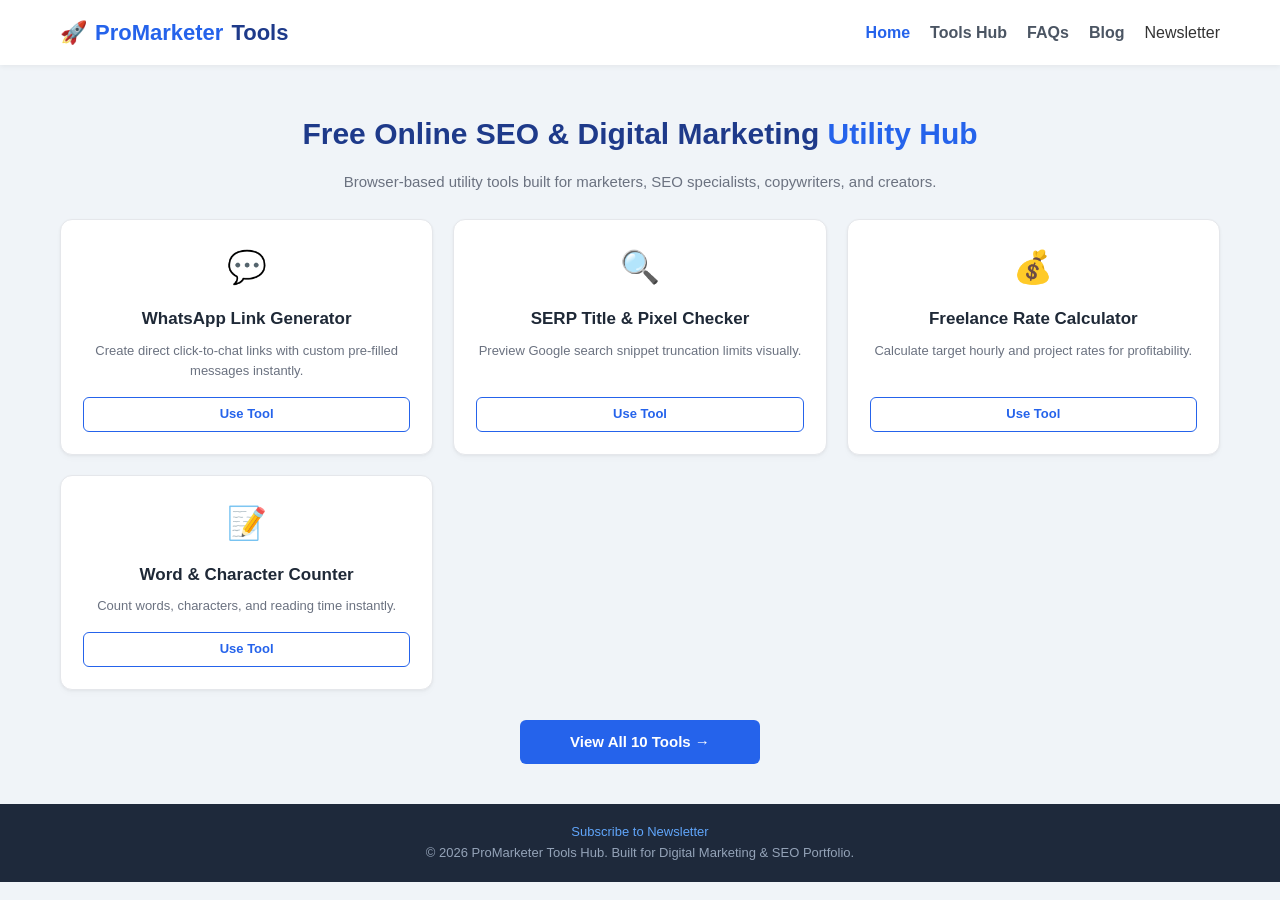
<file: index.html>
<!DOCTYPE html>
<html lang="en">
<head>
      <!-- Google tag (gtag.js) --> <script async src="https://www.googletagmanager.com/gtag/js?id=G-ZNXLZWR3DQ"></script> <script> window.dataLayer = window.dataLayer || []; function gtag(){dataLayer.push(arguments);} gtag('js', new Date()); gtag('config', 'G-ZNXLZWR3DQ'); </script>
    <meta charset="UTF-8">
    <meta name="viewport" content="width=device-width, initial-scale=1.0">
    <title>ProMarketer Tools Hub - Free SEO & Marketing Utilities</title>
    <meta name="description" content="Access free online SEO and digital marketing utility tools including WhatsApp Link Generator, SERP Title Checker, Word Counter, and Freelance Rate Calculator.">
   <link rel="stylesheet" href="style.css">
  <!-- Favicon -->
<link rel="icon" href="data:image/svg+xml,<svg xmlns='http://www.w3.org/2000/svg' viewBox='0 0 100 100'><text y='.9em' font-size='90'>🚀</text></svg>">
    <!-- Open Graph / Facebook / WhatsApp -->
<meta property="og:type" content="website">
<meta property="og:title" content="ProMarketer Tools Hub - Free SEO & Marketing Utilities">
<meta property="og:description" content="Free browser-based tools built for marketers, SEO specialists, copywriters, and creators.">
<meta property="og:url" content="https://saman9295.github.io/my-tools-hub/">

<!-- Twitter -->
<meta name="twitter:card" content="summary_large_image">
<meta name="twitter:title" content="ProMarketer Tools Hub - Free SEO & Marketing Utilities">
<meta name="twitter:description" content="Free browser-based tools built for marketers, SEO specialists, copywriters, and creators.">
   <link rel="canonical" href="https://saman9295.github.io/my-tools-hub/">
    <script type="application/ld+json">
{
  "@context": "https://schema.org",
  "@type": "WebSite",
  "name": "ProMarketer Tools Hub",
  "url": "https://saman9295.github.io/my-tools-hub/",
  "potentialAction": {
    "@type": "SearchAction",
    "target": "https://saman9295.github.io/my-tools-hub/services.html?q={search_term_string}",
    "query-input": "required name=search_term_string"
  }
}
</script>
</head>
<body>

    <header>
        <div class="nav-container">
            <a href="index.html" class="logo">🚀 <span>ProMarketer</span> Tools</a>
            <ul class="nav-links">
                <li><a href="index.html" class="active">Home</a></li>
                <li><a href="services.html">Tools Hub</a></li>
                <li><a href="faqs.html">FAQs</a></li>
                <li><a href="blogs.html">Blog</a></li>
             <li><ahref="newsletter.html">Newsletter</a></li>
            </ul>
        </div>
    </header>

    <section class="hero">
        <h1>Free Online SEO & Digital Marketing <span>Utility Hub</span></h1>
        <p>Browser-based utility tools built for marketers, SEO specialists, copywriters, and creators.</p>
    </section>

    <div class="container">
        <div class="tools-grid">
            <div class="tool-card">
                <div>
                    <div class="tool-icon">💬</div>
                    <h3>WhatsApp Link Generator</h3>
                    <p>Create direct click-to-chat links with custom pre-filled messages instantly.</p>
                </div>
                <a href="services.html" class="use-tool-btn">Use Tool</a>
            </div>

            <div class="tool-card">
                <div>
                    <div class="tool-icon">🔍</div>
                    <h3>SERP Title & Pixel Checker</h3>
                    <p>Preview Google search snippet truncation limits visually.</p>
                </div>
                <a href="services.html" class="use-tool-btn">Use Tool</a>
            </div>

            <div class="tool-card">
                <div>
                    <div class="tool-icon">💰</div>
                    <h3>Freelance Rate Calculator</h3>
                    <p>Calculate target hourly and project rates for profitability.</p>
                </div>
                <a href="services.html" class="use-tool-btn">Use Tool</a>
            </div>

            <div class="tool-card">
                <div>
                    <div class="tool-icon">📝</div>
                    <h3>Word & Character Counter</h3>
                    <p>Count words, characters, and reading time instantly.</p>
                </div>
                <a href="services.html" class="use-tool-btn">Use Tool</a>
            </div>
        </div>

        <div style="text-align: center; margin-top: 30px;">
            <a href="services.html" class="action-btn" style="display:inline-block; max-width:240px; text-decoration:none;">View All 10 Tools →</a>
        </div>
    </div>

    <footer>
          <p><a href="newsletter.html" style="color: #60a5fa; text-decoration: none;">Subscribe to Newsletter</a></p>
        <p>&copy; 2026 ProMarketer Tools Hub. Built for Digital Marketing & SEO Portfolio.</p>
    </footer>

    <script src="script.js"></script>
</body>
</html>
</file>
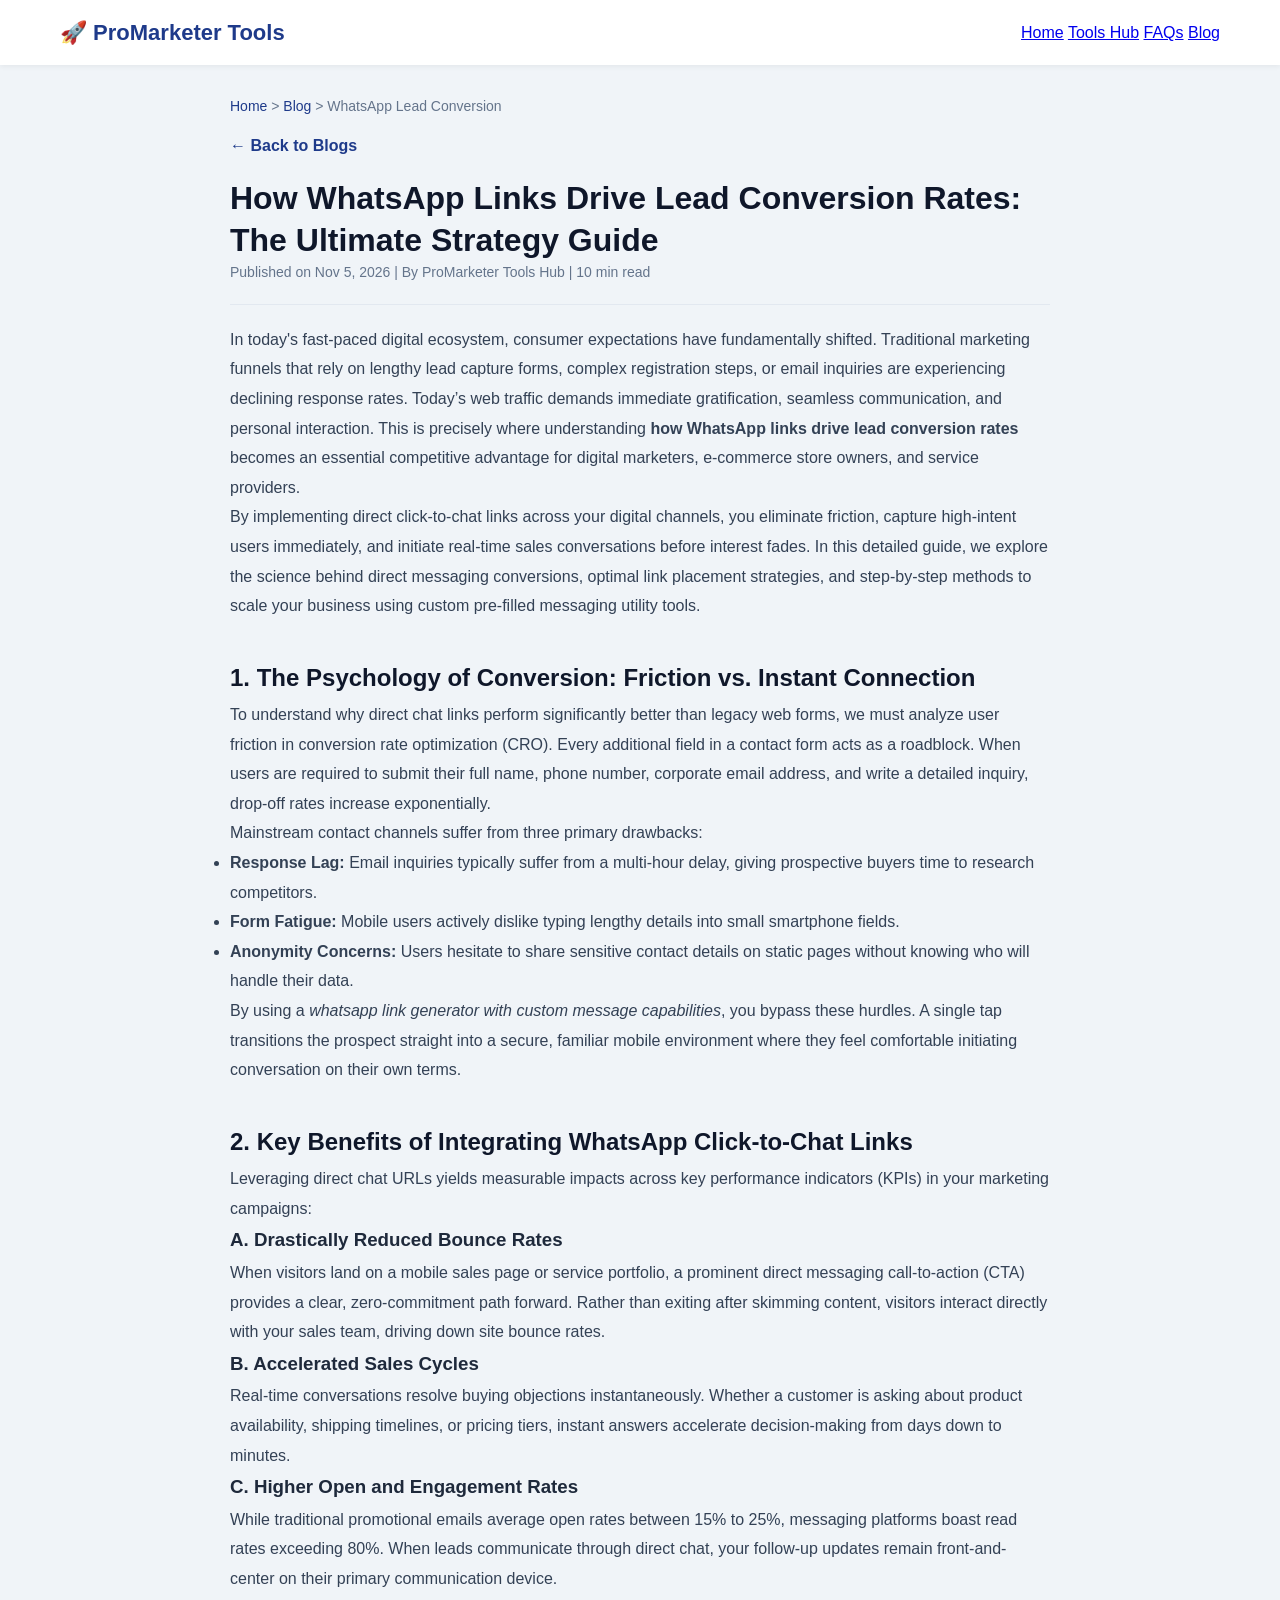
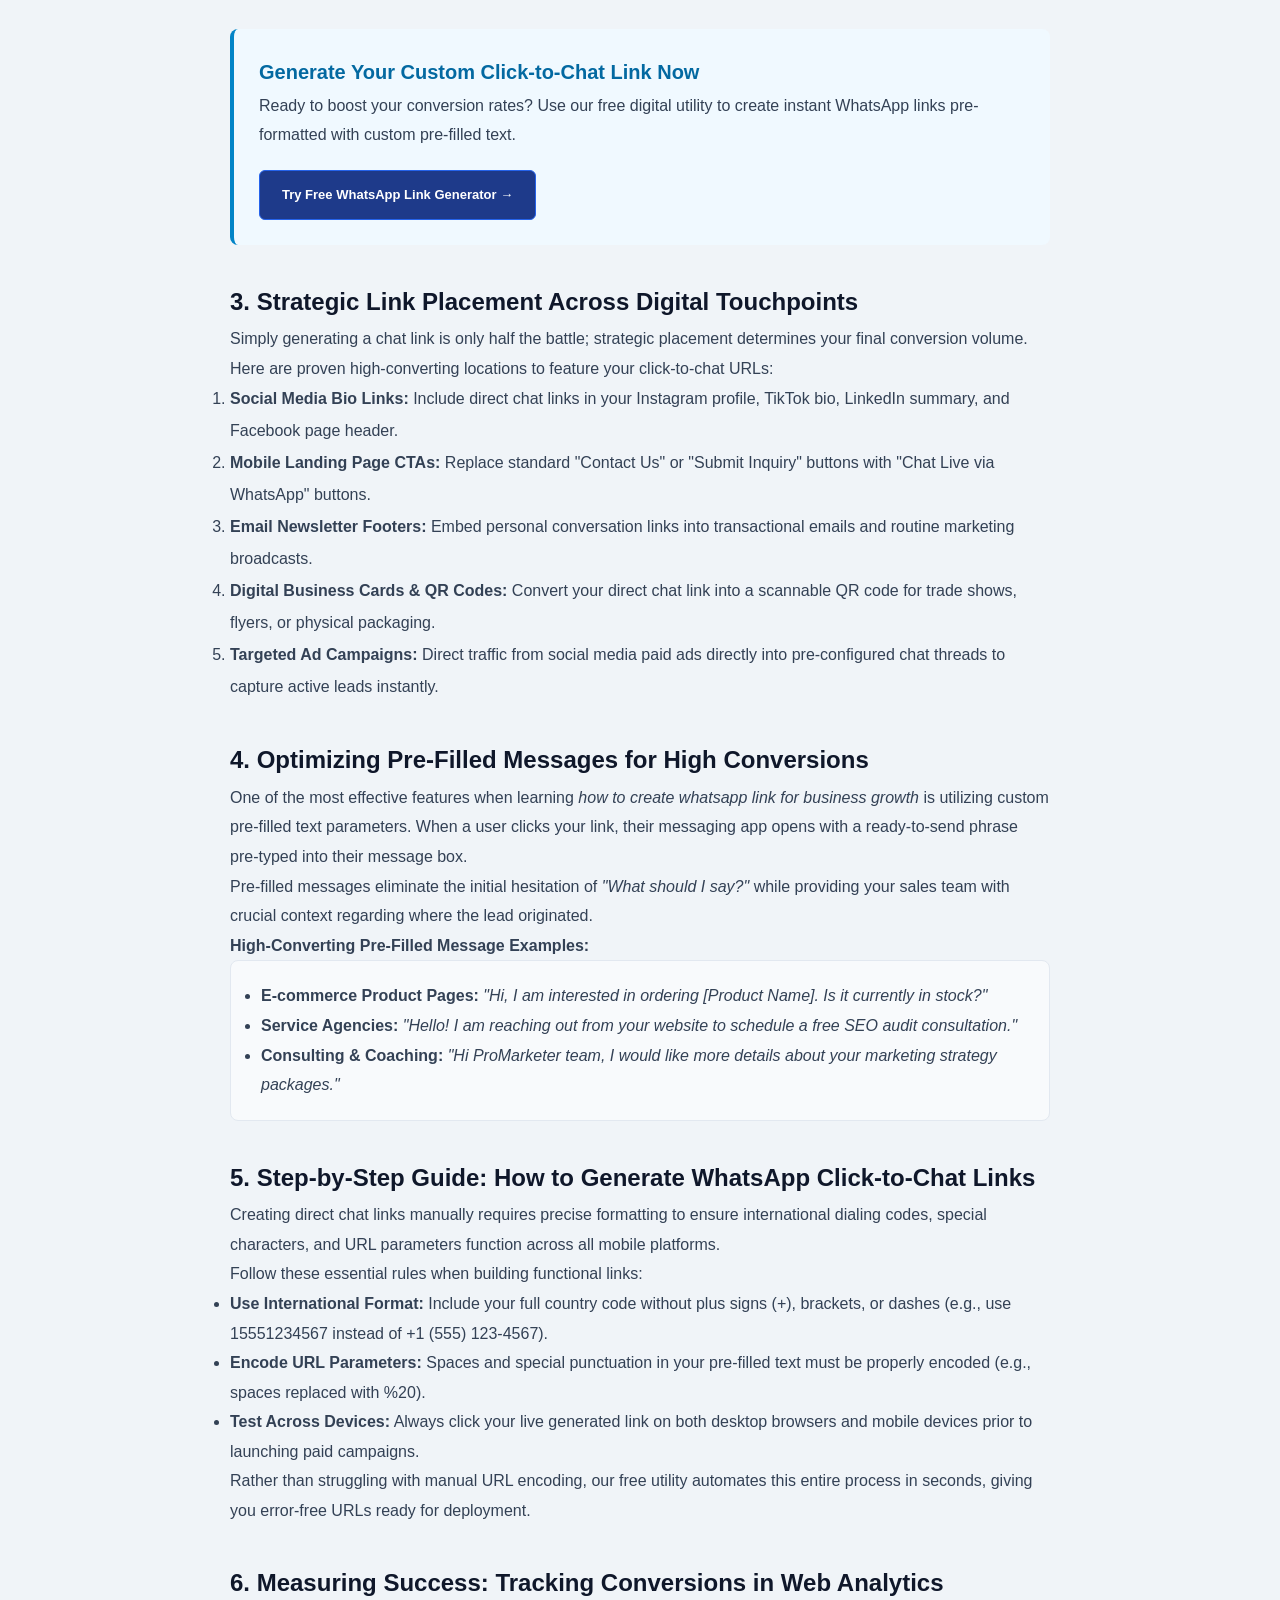
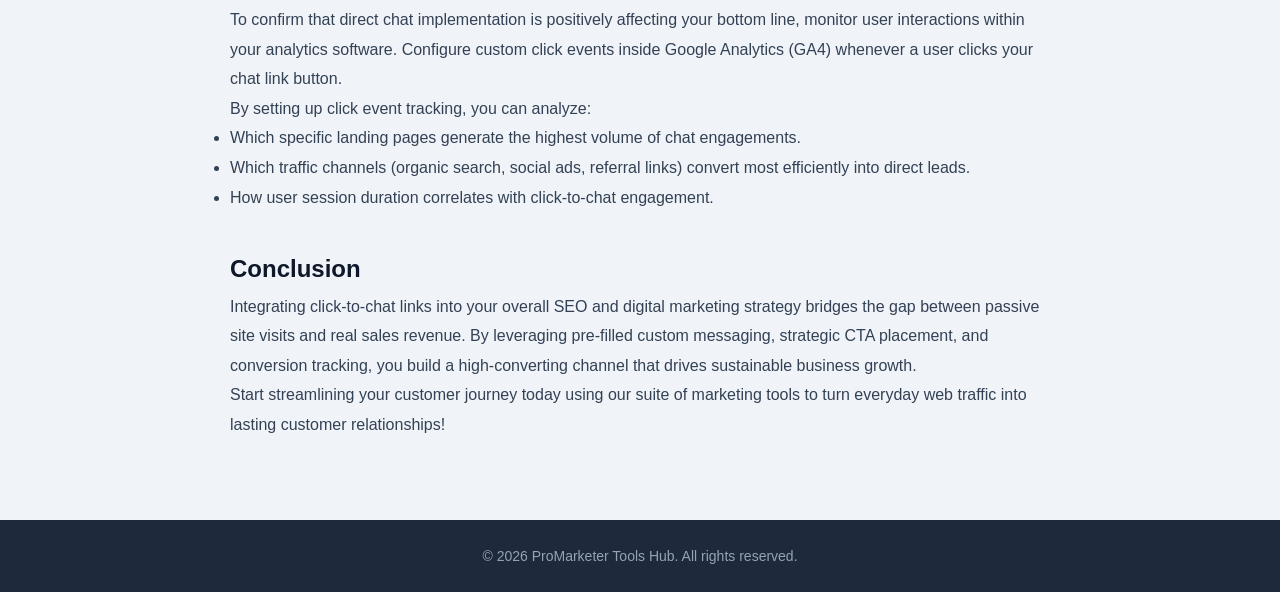
<file: blog-whatsapp-links.html>
<!DOCTYPE html>
<html lang="en">
<head>
    <meta charset="UTF-8">
    <meta name="viewport" content="width=device-width, initial-scale=1.0">
    <title>How WhatsApp Links Drive Lead Conversion Rates: Comprehensive SEO Guide - ProMarketer Tools</title>
    
    <!-- Meta Description for Google Search Console / SEO -->
    <meta name="description" content="Discover how custom WhatsApp click-to-chat links double lead conversion rates, reduce bounce rates, and streamline digital marketing sales funnels.">

    <!-- Google tag (gtag.js) - Google Analytics Integration -->
    <script async src="https://www.googletagmanager.com/gtag/js?id=G-ZNXLZWR3DQ"></script>
    <script>
      window.dataLayer = window.dataLayer || [];
      function gtag(){dataLayer.push(arguments);}
      gtag('js', new Date());
      gtag('config', 'G-ZNXLZWR3DQ');
    </script>

    <!-- Favicon (Website Browser Icon) -->
    <link rel="icon" type="image/x-icon" href="favicon.ico"> <!-- Agar favicon.png ho toh href="favicon.png" kar lein -->

    <!-- Open Graph / Facebook / WhatsApp Meta Tags (Social Sharing Preview) -->
    <meta property="og:type" content="article">
    <meta property="og:title" content="How WhatsApp Links Drive Lead Conversion Rates: The Ultimate Guide">
    <meta property="og:description" content="Learn how to use custom click-to-chat WhatsApp links to eliminate form friction and boost your digital marketing lead generation.">
    <meta property="og:url" content="https://saman9295.github.io/my-tools-hub/blog-whatsapp-links.html">
    <meta property="og:image" content="https://saman9295.github.io/my-tools-hub/images/banner.png"> <!-- Aap yahan apni banner image ka link laga sakti hain -->

    <link rel="stylesheet" href="style.css">
</head>
<body>
    <header>
        <div class="nav-container">
            <a href="index.html" class="logo">🚀 ProMarketer Tools</a>
            <nav>
                <a href="index.html">Home</a>
                <a href="services.html">Tools Hub</a>
                <a href="faqs.html">FAQs</a>
                <a href="blogs.html">Blog</a>
            </nav>
        </div>
    </header>

    <main class="container" style="padding: 30px 15px; max-width: 850px; margin: auto;">
        
        <!-- Breadcrumb Navigation for SEO & User Experience -->
        <nav aria-label="breadcrumb" style="font-size: 14px; margin-bottom: 15px; color: #64748b;">
            <a href="index.html" style="color: #1e3a8a; text-decoration: none;">Home</a> &gt; 
            <a href="blogs.html" style="color: #1e3a8a; text-decoration: none;">Blog</a> &gt; 
            <span>WhatsApp Lead Conversion</span>
        </nav>

        <a href="blogs.html" style="text-decoration: none; color: #1e3a8a; font-weight: bold;">← Back to Blogs</a>
        
        <h1 style="margin-top: 20px; color: #0f172a; font-size: 32px; line-height: 1.3;">How WhatsApp Links Drive Lead Conversion Rates: The Ultimate Strategy Guide</h1>
        <p class="meta-info" style="color: #64748b; font-size: 14px;">Published on Nov 5, 2026 | By ProMarketer Tools Hub | 10 min read</p>
        
        <hr style="margin: 20px 0; border: 0; border-top: 1px solid #e2e8f0;">

        <article class="blog-content" style="line-height: 1.85; color: #334155; font-size: 16px;">
            <p>In today's fast-paced digital ecosystem, consumer expectations have fundamentally shifted. Traditional marketing funnels that rely on lengthy lead capture forms, complex registration steps, or email inquiries are experiencing declining response rates. Today’s web traffic demands immediate gratification, seamless communication, and personal interaction. This is precisely where understanding <strong>how WhatsApp links drive lead conversion rates</strong> becomes an essential competitive advantage for digital marketers, e-commerce store owners, and service providers.</p>

            <p>By implementing direct click-to-chat links across your digital channels, you eliminate friction, capture high-intent users immediately, and initiate real-time sales conversations before interest fades. In this detailed guide, we explore the science behind direct messaging conversions, optimal link placement strategies, and step-by-step methods to scale your business using custom pre-filled messaging utility tools.</p>

            <h2 style="color: #0f172a; margin-top: 35px;">1. The Psychology of Conversion: Friction vs. Instant Connection</h2>
            <p>To understand why direct chat links perform significantly better than legacy web forms, we must analyze user friction in conversion rate optimization (CRO). Every additional field in a contact form acts as a roadblock. When users are required to submit their full name, phone number, corporate email address, and write a detailed inquiry, drop-off rates increase exponentially.</p>

            <p>Mainstream contact channels suffer from three primary drawbacks:</p>
            <ul>
                <li><strong>Response Lag:</strong> Email inquiries typically suffer from a multi-hour delay, giving prospective buyers time to research competitors.</li>
                <li><strong>Form Fatigue:</strong> Mobile users actively dislike typing lengthy details into small smartphone fields.</li>
                <li><strong>Anonymity Concerns:</strong> Users hesitate to share sensitive contact details on static pages without knowing who will handle their data.</li>
            </ul>

            <p>By using a <em>whatsapp link generator with custom message capabilities</em>, you bypass these hurdles. A single tap transitions the prospect straight into a secure, familiar mobile environment where they feel comfortable initiating conversation on their own terms.</p>

            <h2 style="color: #0f172a; margin-top: 35px;">2. Key Benefits of Integrating WhatsApp Click-to-Chat Links</h2>
            <p>Leveraging direct chat URLs yields measurable impacts across key performance indicators (KPIs) in your marketing campaigns:</p>

            <h3 style="color: #1e293b;">A. Drastically Reduced Bounce Rates</h3>
            <p>When visitors land on a mobile sales page or service portfolio, a prominent direct messaging call-to-action (CTA) provides a clear, zero-commitment path forward. Rather than exiting after skimming content, visitors interact directly with your sales team, driving down site bounce rates.</p>

            <h3 style="color: #1e293b;">B. Accelerated Sales Cycles</h3>
            <p>Real-time conversations resolve buying objections instantaneously. Whether a customer is asking about product availability, shipping timelines, or pricing tiers, instant answers accelerate decision-making from days down to minutes.</p>

            <h3 style="color: #1e293b;">C. Higher Open and Engagement Rates</h3>
            <p>While traditional promotional emails average open rates between 15% to 25%, messaging platforms boast read rates exceeding 80%. When leads communicate through direct chat, your follow-up updates remain front-and-center on their primary communication device.</p>

            <div style="background: #f0f9ff; border-left: 4px solid #0284c7; padding: 25px; border-radius: 8px; margin: 35px 0;">
                <h3 style="margin-top: 0; color: #0369a1; font-size: 20px;">Generate Your Custom Click-to-Chat Link Now</h3>
                <p style="margin-bottom: 20px; color: #334155;">Ready to boost your conversion rates? Use our free digital utility to create instant WhatsApp links pre-formatted with custom pre-filled text.</p>
                <a href="services.html" class="use-tool-btn" style="background: #1e3a8a; color: #fff; padding: 12px 22px; border-radius: 6px; text-decoration: none; display: inline-block; font-weight: 600;">Try Free WhatsApp Link Generator →</a>
            </div>

            <h2 style="color: #0f172a; margin-top: 35px;">3. Strategic Link Placement Across Digital Touchpoints</h2>
            <p>Simply generating a chat link is only half the battle; strategic placement determines your final conversion volume. Here are proven high-converting locations to feature your click-to-chat URLs:</p>

            <ol style="line-height: 2;">
                <li><strong>Social Media Bio Links:</strong> Include direct chat links in your Instagram profile, TikTok bio, LinkedIn summary, and Facebook page header.</li>
                <li><strong>Mobile Landing Page CTAs:</strong> Replace standard "Contact Us" or "Submit Inquiry" buttons with "Chat Live via WhatsApp" buttons.</li>
                <li><strong>Email Newsletter Footers:</strong> Embed personal conversation links into transactional emails and routine marketing broadcasts.</li>
                <li><strong>Digital Business Cards & QR Codes:</strong> Convert your direct chat link into a scannable QR code for trade shows, flyers, or physical packaging.</li>
                <li><strong>Targeted Ad Campaigns:</strong> Direct traffic from social media paid ads directly into pre-configured chat threads to capture active leads instantly.</li>
            </ol>

            <h2 style="color: #0f172a; margin-top: 35px;">4. Optimizing Pre-Filled Messages for High Conversions</h2>
            <p>One of the most effective features when learning <em>how to create whatsapp link for business growth</em> is utilizing custom pre-filled text parameters. When a user clicks your link, their messaging app opens with a ready-to-send phrase pre-typed into their message box.</p>

            <p>Pre-filled messages eliminate the initial hesitation of <em>"What should I say?"</em> while providing your sales team with crucial context regarding where the lead originated.</p>

            <p><strong>High-Converting Pre-Filled Message Examples:</strong></p>
            <ul style="background: #f8fafc; padding: 20px 30px; border-radius: 8px; border: 1px solid #e2e8f0;">
                <li><strong>E-commerce Product Pages:</strong> <em>"Hi, I am interested in ordering [Product Name]. Is it currently in stock?"</em></li>
                <li><strong>Service Agencies:</strong> <em>"Hello! I am reaching out from your website to schedule a free SEO audit consultation."</em></li>
                <li><strong>Consulting & Coaching:</strong> <em>"Hi ProMarketer team, I would like more details about your marketing strategy packages."</em></li>
            </ul>

            <h2 style="color: #0f172a; margin-top: 35px;">5. Step-by-Step Guide: How to Generate WhatsApp Click-to-Chat Links</h2>
            <p>Creating direct chat links manually requires precise formatting to ensure international dialing codes, special characters, and URL parameters function across all mobile platforms.</p>

            <p>Follow these essential rules when building functional links:</p>
            <ul>
                <li><strong>Use International Format:</strong> Include your full country code without plus signs (+), brackets, or dashes (e.g., use <code>15551234567</code> instead of <code>+1 (555) 123-4567</code>).</li>
                <li><strong>Encode URL Parameters:</strong> Spaces and special punctuation in your pre-filled text must be properly encoded (e.g., spaces replaced with <code>%20</code>).</li>
                <li><strong>Test Across Devices:</strong> Always click your live generated link on both desktop browsers and mobile devices prior to launching paid campaigns.</li>
            </ul>

            <p>Rather than struggling with manual URL encoding, our free utility automates this entire process in seconds, giving you error-free URLs ready for deployment.</p>

            <h2 style="color: #0f172a; margin-top: 35px;">6. Measuring Success: Tracking Conversions in Web Analytics</h2>
            <p>To confirm that direct chat implementation is positively affecting your bottom line, monitor user interactions within your analytics software. Configure custom click events inside Google Analytics (GA4) whenever a user clicks your chat link button.</p>

            <p>By setting up click event tracking, you can analyze:</p>
            <ul>
                <li>Which specific landing pages generate the highest volume of chat engagements.</li>
                <li>Which traffic channels (organic search, social ads, referral links) convert most efficiently into direct leads.</li>
                <li>How user session duration correlates with click-to-chat engagement.</li>
            </ul>

            <h2 style="color: #0f172a; margin-top: 35px;">Conclusion</h2>
            <p>Integrating click-to-chat links into your overall SEO and digital marketing strategy bridges the gap between passive site visits and real sales revenue. By leveraging pre-filled custom messaging, strategic CTA placement, and conversion tracking, you build a high-converting channel that drives sustainable business growth.</p>

            <p>Start streamlining your customer journey today using our suite of marketing tools to turn everyday web traffic into lasting customer relationships!</p>
        </article>
    </main>

    <footer style="text-align: center; padding: 25px; margin-top: 50px; background: #1e293b; color: #94a3b8; font-size: 14px;">
        <p>&copy; 2026 ProMarketer Tools Hub. All rights reserved.</p>
    </footer>
</body>
</html>
</file>
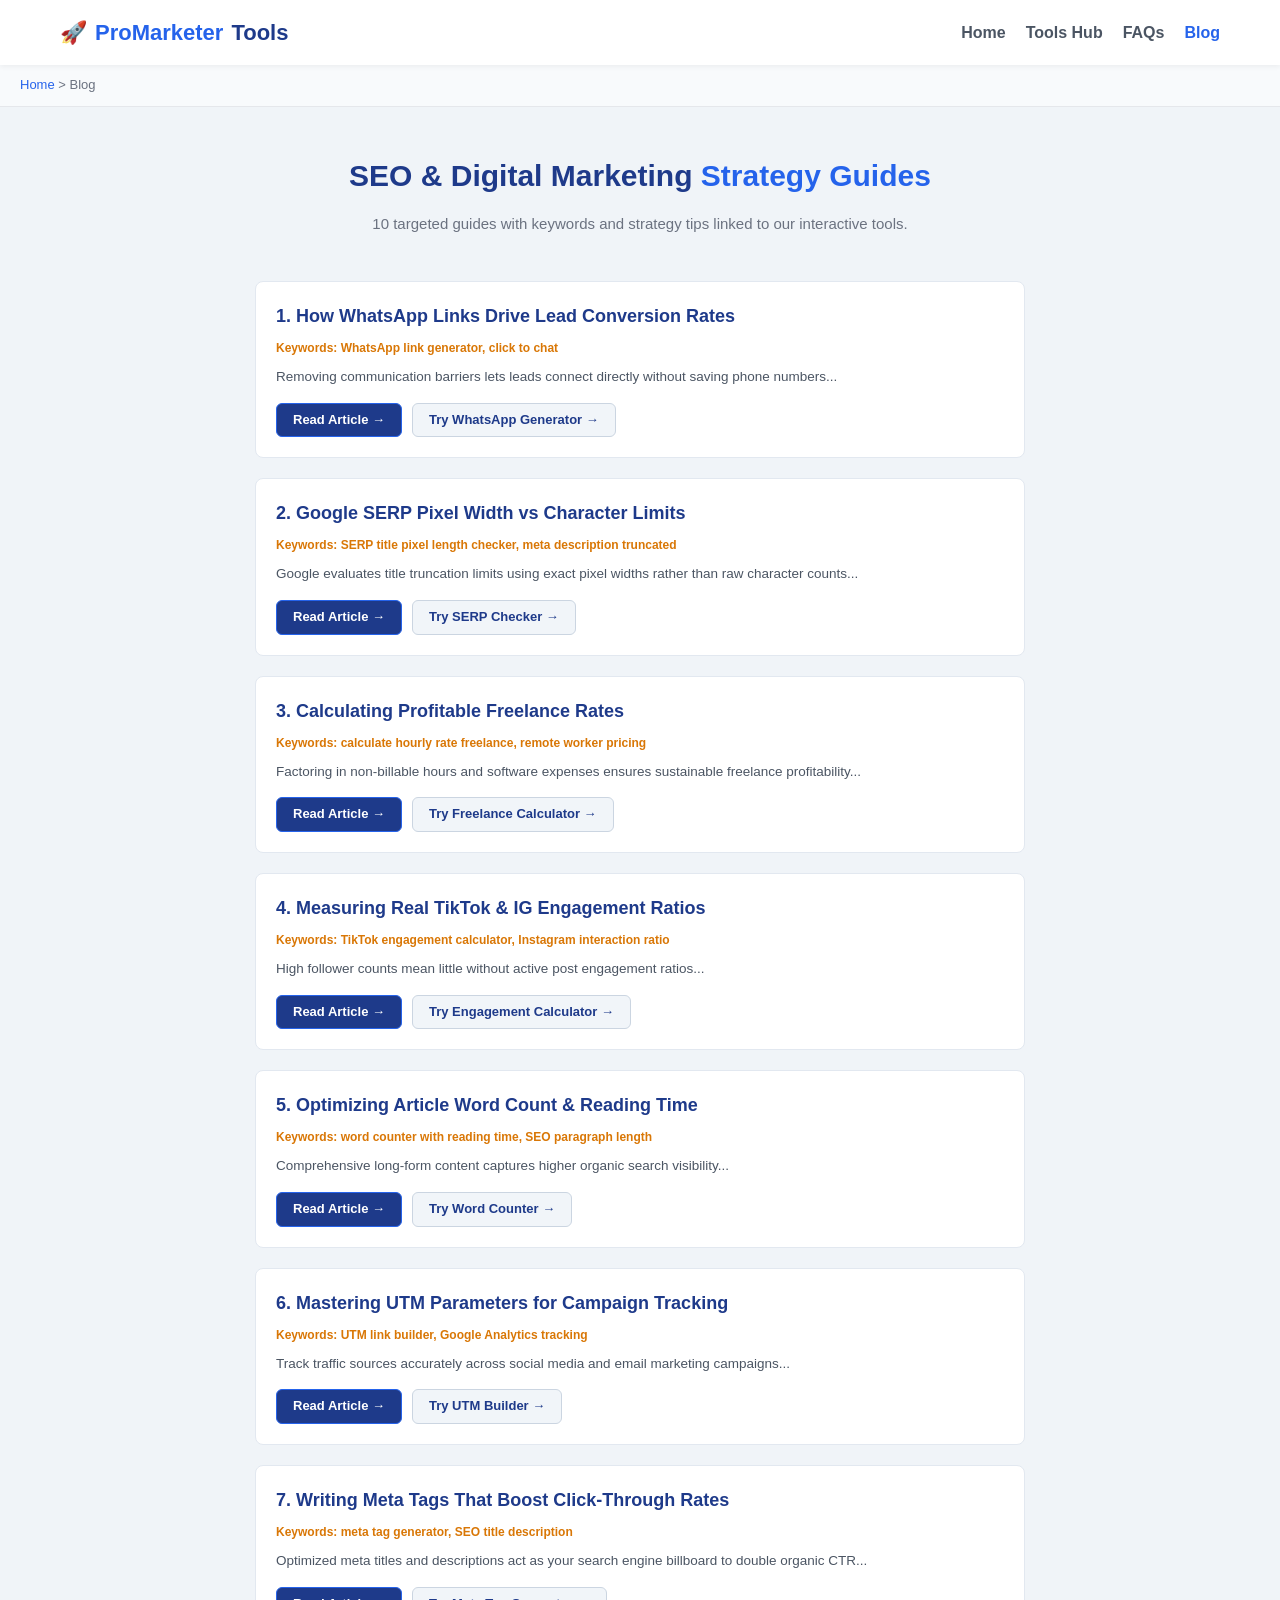
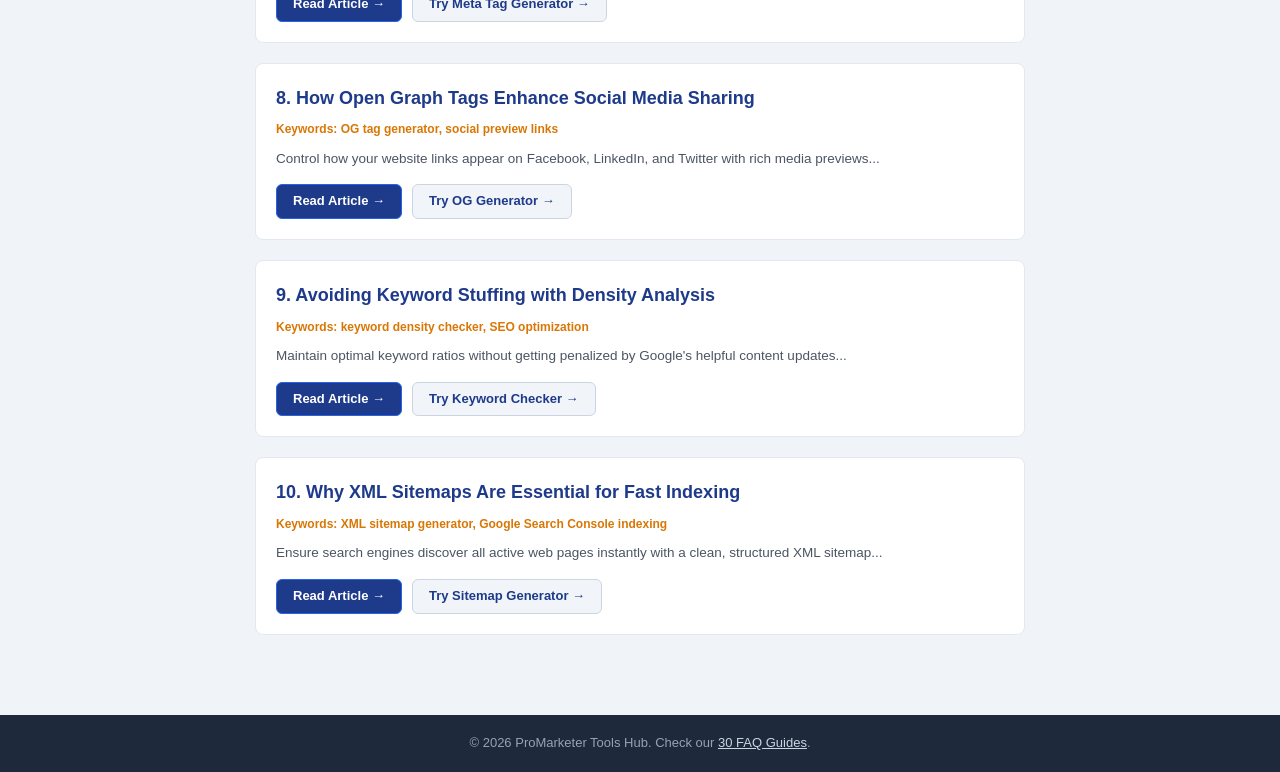
<file: blogs.html>
<!DOCTYPE html>
<html lang="en">
<head>
      <!-- Google tag (gtag.js) --> <script async src="https://www.googletagmanager.com/gtag/js?id=G-ZNXLZWR3DQ"></script> <script> window.dataLayer = window.dataLayer || []; function gtag(){dataLayer.push(arguments);} gtag('js', new Date()); gtag('config', 'G-ZNXLZWR3DQ'); </script>
    <meta charset="UTF-8">
    <meta name="viewport" content="width=device-width, initial-scale=1.0">
    <title>SEO & Digital Marketing Guides - ProMarketer Blog</title>
    <meta name="description" content="Read expert SEO tips, digital marketing strategies, and guides to boost your online visibility and productivity.">
    <link rel="stylesheet" href="style.css">
    <!-- Favicon -->
<link rel="icon" href="data:image/svg+xml,<svg xmlns='http://www.w3.org/2000/svg' viewBox='0 0 100 100'><text y='.9em' font-size='90'>🚀</text></svg>">
    <!-- Open Graph / Facebook / WhatsApp -->
<meta property="og:type" content="website">
<meta property="og:title" content="SEO & Digital Marketing Guides - ProMarketer Blog">
<meta property="og:description" content="10 targeted guides with keywords and strategy tips linked to our interactive tools.">
<meta property="og:url" content="https://saman9295.github.io/my-tools-hub/blogs.html">

<!-- Twitter -->
<meta name="twitter:card" content="summary_large_image">
<meta name="twitter:title" content="SEO & Digital Marketing Guides - ProMarketer Blog">
<meta name="twitter:description" content="10 targeted guides with keywords and strategy tips linked to our interactive tools.">
    <link rel="canonical" href="https://saman9295.github.io/my-tools-hub/blogs.html">
    <script type="application/ld+json">
{
  "@context": "https://schema.org",
  "@type": "BreadcrumbList",
  "itemListElement": [{
    "@type": "ListItem",
    "position": 1,
    "name": "Home",
    "item": "https://saman9295.github.io/my-tools-hub/"
  },{
    "@type": "ListItem",
    "position": 2,
    "name": "Blog",
    "item": "https://saman9295.github.io/my-tools-hub/blogs.html"
  }]
}
</script>
    <script type="application/ld+json">
{
  "@context": "https://schema.org",
  "@type": "Blog",
  "name": "ProMarketer SEO & Marketing Blog",
  "description": "Guides and tutorials on digital marketing, SEO metadata, and utility tools."
}
</script>
</head>
<body>

    <header>
        <div class="nav-container">
            <a href="index.html" class="logo">🚀 <span>ProMarketer</span> Tools</a>
            <ul class="nav-links">
                <li><a href="index.html">Home</a></li>
                <li><a href="services.html">Tools Hub</a></li>
                <li><a href="faqs.html">FAQs</a></li>
                <li><a href="blogs.html" class="active">Blog</a></li>
            </ul>
        </div>
    </header>
<div style="background:#f8fafc; padding: 10px 20px; font-size: 13px; color: #6b7280; border-bottom: 1px solid #e5e7eb;">
    <a href="index.html" style="color:#2563eb; text-decoration:none;">Home</a> &gt; <span>Blog</span>
</div>
    <section class="hero">
        <h1>SEO & Digital Marketing <span>Strategy Guides</span></h1>
        <p>10 targeted guides with keywords and strategy tips linked to our interactive tools.</p>
    </section>

   <div class="container" style="max-width: 800px; margin: auto; padding: 20px 15px;">

    <!-- 1. WhatsApp Link Generator -->
    <article class="blog-post" style="background: #fff; padding: 20px; border-radius: 8px; margin-bottom: 20px; border: 1px solid #e2e8f0;">
        <h2>1. How WhatsApp Links Drive Lead Conversion Rates</h2>
        <div class="meta" style="color: #d97706; margin: 8px 0;">Keywords: WhatsApp link generator, click to chat</div>
        <p>Removing communication barriers lets leads connect directly without saving phone numbers...</p>
        <div style="display: flex; gap: 10px; margin-top: 15px; flex-wrap: wrap;">
            <a href="blog-whatsapp-generator.html" class="use-tool-btn" style="background: #1e3a8a; color: #fff;">Read Article →</a>
            <a href="services.html" class="use-tool-btn" style="background: #f1f5f9; color: #1e3a8a; border: 1px solid #cbd5e1;">Try WhatsApp Generator →</a>
        </div>
    </article>

    <!-- 2. SERP Pixel Width Checker -->
    <article class="blog-post" style="background: #fff; padding: 20px; border-radius: 8px; margin-bottom: 20px; border: 1px solid #e2e8f0;">
        <h2>2. Google SERP Pixel Width vs Character Limits</h2>
        <div class="meta" style="color: #d97706; margin: 8px 0;">Keywords: SERP title pixel length checker, meta description truncated</div>
        <p>Google evaluates title truncation limits using exact pixel widths rather than raw character counts...</p>
        <div style="display: flex; gap: 10px; margin-top: 15px; flex-wrap: wrap;">
            <a href="blog-serp-checker.html" class="use-tool-btn" style="background: #1e3a8a; color: #fff;">Read Article →</a>
            <a href="services.html" class="use-tool-btn" style="background: #f1f5f9; color: #1e3a8a; border: 1px solid #cbd5e1;">Try SERP Checker →</a>
        </div>
    </article>

    <!-- 3. Freelance Rate Calculator -->
    <article class="blog-post" style="background: #fff; padding: 20px; border-radius: 8px; margin-bottom: 20px; border: 1px solid #e2e8f0;">
        <h2>3. Calculating Profitable Freelance Rates</h2>
        <div class="meta" style="color: #d97706; margin: 8px 0;">Keywords: calculate hourly rate freelance, remote worker pricing</div>
        <p>Factoring in non-billable hours and software expenses ensures sustainable freelance profitability...</p>
        <div style="display: flex; gap: 10px; margin-top: 15px; flex-wrap: wrap;">
            <a href="blog-freelance-calculator.html" class="use-tool-btn" style="background: #1e3a8a; color: #fff;">Read Article →</a>
            <a href="services.html" class="use-tool-btn" style="background: #f1f5f9; color: #1e3a8a; border: 1px solid #cbd5e1;">Try Freelance Calculator →</a>
        </div>
    </article>

    <!-- 4. Social Engagement Calculator -->
    <article class="blog-post" style="background: #fff; padding: 20px; border-radius: 8px; margin-bottom: 20px; border: 1px solid #e2e8f0;">
        <h2>4. Measuring Real TikTok & IG Engagement Ratios</h2>
        <div class="meta" style="color: #d97706; margin: 8px 0;">Keywords: TikTok engagement calculator, Instagram interaction ratio</div>
        <p>High follower counts mean little without active post engagement ratios...</p>
        <div style="display: flex; gap: 10px; margin-top: 15px; flex-wrap: wrap;">
            <a href="blog-engagement-calculator.html" class="use-tool-btn" style="background: #1e3a8a; color: #fff;">Read Article →</a>
            <a href="services.html" class="use-tool-btn" style="background: #f1f5f9; color: #1e3a8a; border: 1px solid #cbd5e1;">Try Engagement Calculator →</a>
        </div>
    </article>

    <!-- 5. Word & Character Counter -->
    <article class="blog-post" style="background: #fff; padding: 20px; border-radius: 8px; margin-bottom: 20px; border: 1px solid #e2e8f0;">
        <h2>5. Optimizing Article Word Count & Reading Time</h2>
        <div class="meta" style="color: #d97706; margin: 8px 0;">Keywords: word counter with reading time, SEO paragraph length</div>
        <p>Comprehensive long-form content captures higher organic search visibility...</p>
        <div style="display: flex; gap: 10px; margin-top: 15px; flex-wrap: wrap;">
            <a href="blog-word-counter.html" class="use-tool-btn" style="background: #1e3a8a; color: #fff;">Read Article →</a>
            <a href="services.html" class="use-tool-btn" style="background: #f1f5f9; color: #1e3a8a; border: 1px solid #cbd5e1;">Try Word Counter →</a>
        </div>
    </article>

    <!-- 6. UTM Link Builder -->
    <article class="blog-post" style="background: #fff; padding: 20px; border-radius: 8px; margin-bottom: 20px; border: 1px solid #e2e8f0;">
        <h2>6. Mastering UTM Parameters for Campaign Tracking</h2>
        <div class="meta" style="color: #d97706; margin: 8px 0;">Keywords: UTM link builder, Google Analytics tracking</div>
        <p>Track traffic sources accurately across social media and email marketing campaigns...</p>
        <div style="display: flex; gap: 10px; margin-top: 15px; flex-wrap: wrap;">
            <a href="blog-utm-builder.html" class="use-tool-btn" style="background: #1e3a8a; color: #fff;">Read Article →</a>
            <a href="services.html" class="use-tool-btn" style="background: #f1f5f9; color: #1e3a8a; border: 1px solid #cbd5e1;">Try UTM Builder →</a>
        </div>
    </article>

    <!-- 7. Meta Tag Generator -->
    <article class="blog-post" style="background: #fff; padding: 20px; border-radius: 8px; margin-bottom: 20px; border: 1px solid #e2e8f0;">
        <h2>7. Writing Meta Tags That Boost Click-Through Rates</h2>
        <div class="meta" style="color: #d97706; margin: 8px 0;">Keywords: meta tag generator, SEO title description</div>
        <p>Optimized meta titles and descriptions act as your search engine billboard to double organic CTR...</p>
        <div style="display: flex; gap: 10px; margin-top: 15px; flex-wrap: wrap;">
            <a href="blog-meta-generator.html" class="use-tool-btn" style="background: #1e3a8a; color: #fff;">Read Article →</a>
            <a href="services.html" class="use-tool-btn" style="background: #f1f5f9; color: #1e3a8a; border: 1px solid #cbd5e1;">Try Meta Tag Generator →</a>
        </div>
    </article>

    <!-- 8. Open Graph Generator -->
    <article class="blog-post" style="background: #fff; padding: 20px; border-radius: 8px; margin-bottom: 20px; border: 1px solid #e2e8f0;">
        <h2>8. How Open Graph Tags Enhance Social Media Sharing</h2>
        <div class="meta" style="color: #d97706; margin: 8px 0;">Keywords: OG tag generator, social preview links</div>
        <p>Control how your website links appear on Facebook, LinkedIn, and Twitter with rich media previews...</p>
        <div style="display: flex; gap: 10px; margin-top: 15px; flex-wrap: wrap;">
            <a href="blog-og-generator.html" class="use-tool-btn" style="background: #1e3a8a; color: #fff;">Read Article →</a>
            <a href="services.html" class="use-tool-btn" style="background: #f1f5f9; color: #1e3a8a; border: 1px solid #cbd5e1;">Try OG Generator →</a>
        </div>
    </article>

    <!-- 9. Keyword Density Checker -->
    <article class="blog-post" style="background: #fff; padding: 20px; border-radius: 8px; margin-bottom: 20px; border: 1px solid #e2e8f0;">
        <h2>9. Avoiding Keyword Stuffing with Density Analysis</h2>
        <div class="meta" style="color: #d97706; margin: 8px 0;">Keywords: keyword density checker, SEO optimization</div>
        <p>Maintain optimal keyword ratios without getting penalized by Google's helpful content updates...</p>
        <div style="display: flex; gap: 10px; margin-top: 15px; flex-wrap: wrap;">
            <a href="blog-keyword-density.html" class="use-tool-btn" style="background: #1e3a8a; color: #fff;">Read Article →</a>
            <a href="services.html" class="use-tool-btn" style="background: #f1f5f9; color: #1e3a8a; border: 1px solid #cbd5e1;">Try Keyword Checker →</a>
        </div>
    </article>

    <!-- 10. XML Sitemap Generator -->
    <article class="blog-post" style="background: #fff; padding: 20px; border-radius: 8px; margin-bottom: 20px; border: 1px solid #e2e8f0;">
        <h2>10. Why XML Sitemaps Are Essential for Fast Indexing</h2>
        <div class="meta" style="color: #d97706; margin: 8px 0;">Keywords: XML sitemap generator, Google Search Console indexing</div>
        <p>Ensure search engines discover all active web pages instantly with a clean, structured XML sitemap...</p>
        <div style="display: flex; gap: 10px; margin-top: 15px; flex-wrap: wrap;">
            <a href="blog-sitemap-generator.html" class="use-tool-btn" style="background: #1e3a8a; color: #fff;">Read Article →</a>
            <a href="services.html" class="use-tool-btn" style="background: #f1f5f9; color: #1e3a8a; border: 1px solid #cbd5e1;">Try Sitemap Generator →</a>
        </div>
    </article>

</div>

    <footer>
        <p>&copy; 2026 ProMarketer Tools Hub. Check our <a href="faqs.html" style="color:#cbd5e1;">30 FAQ Guides</a>.</p>
    </footer>

    <script src="script.js"></script>
</body>
</html>
</file>
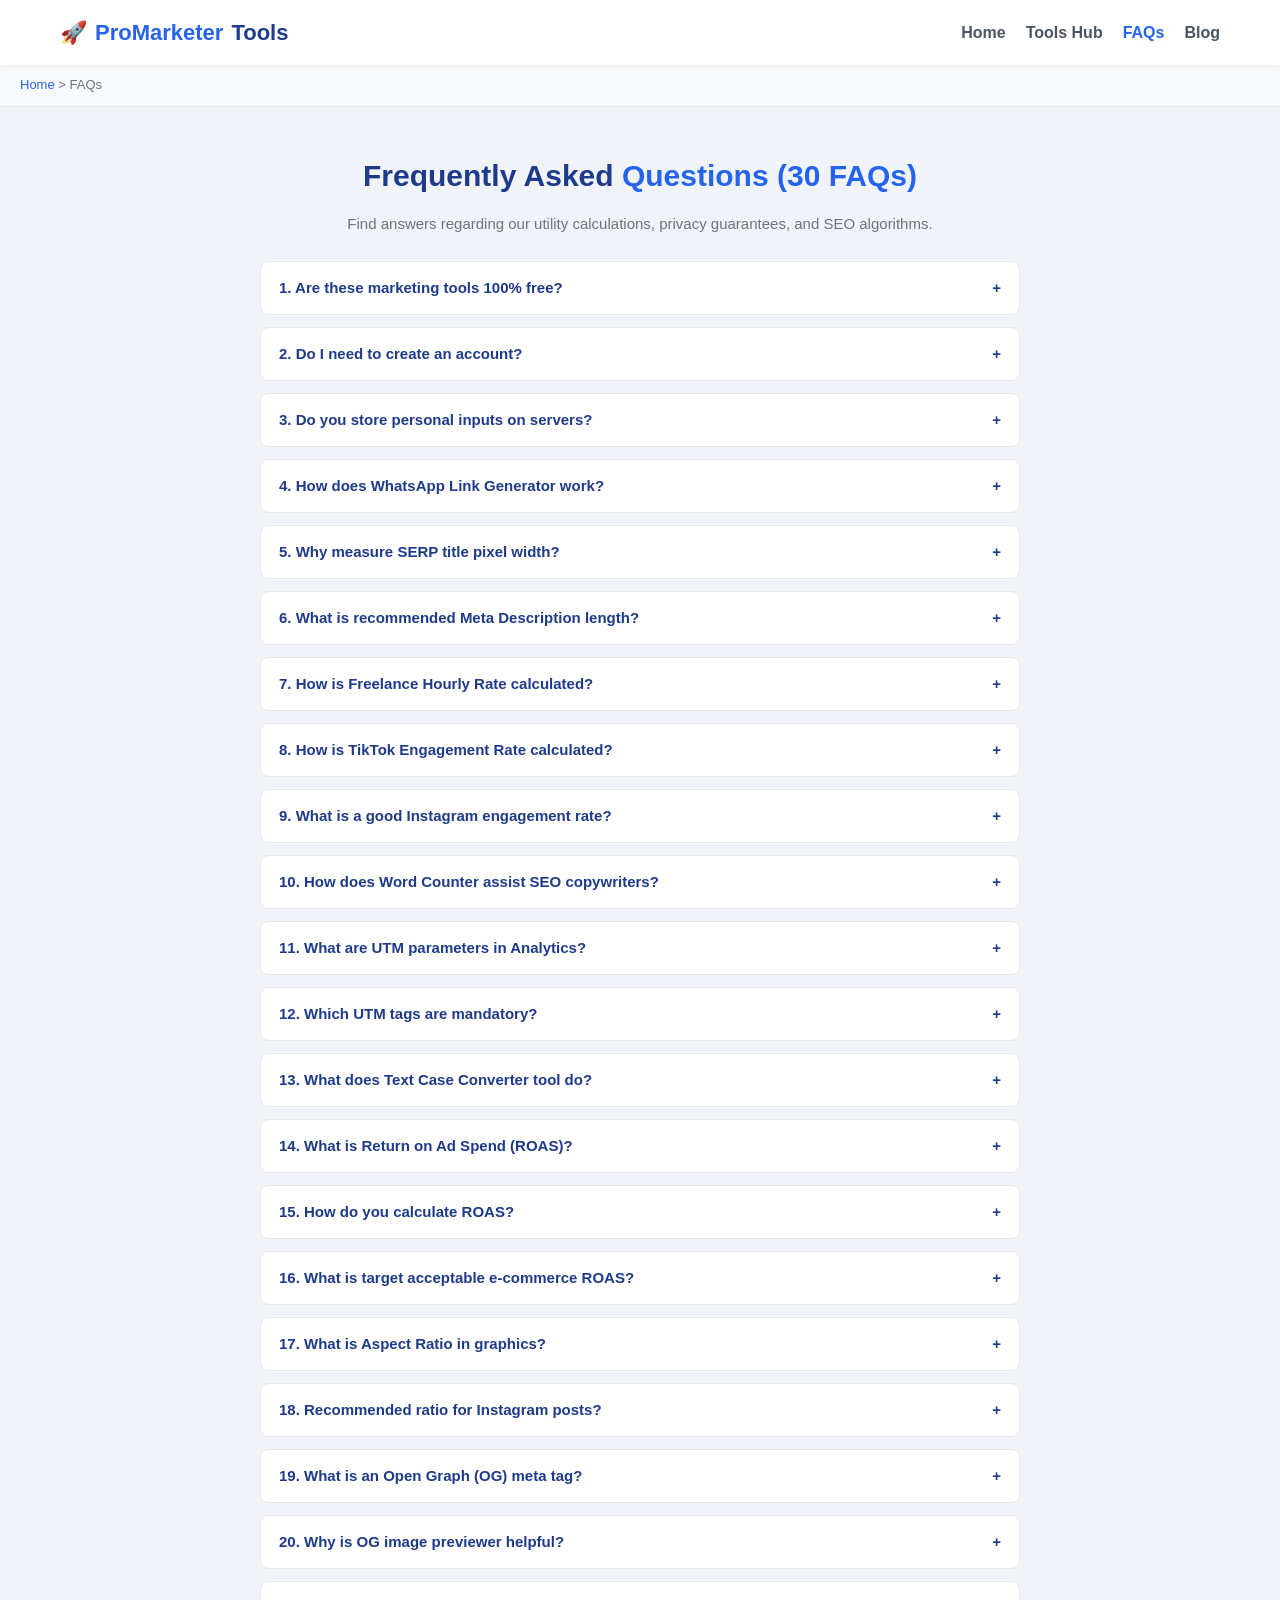
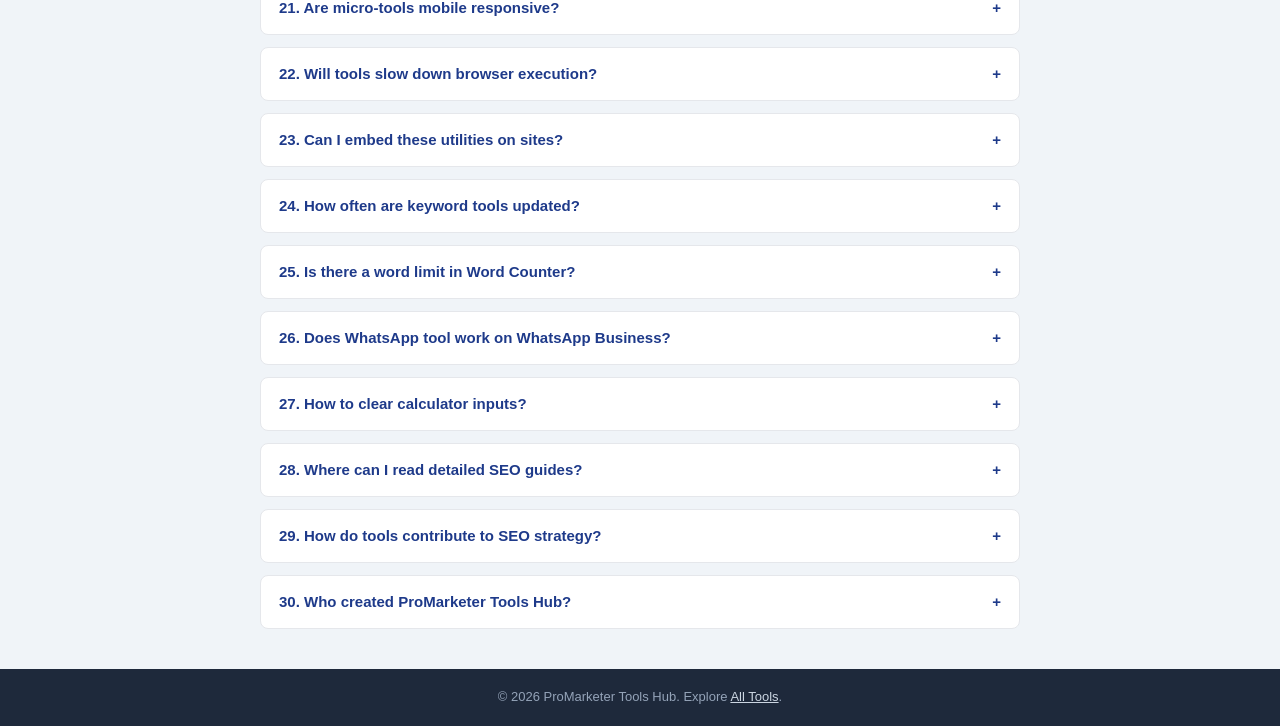
<file: faqs.html>
<!DOCTYPE html>
<html lang="en">
<head>
      <!-- Google tag (gtag.js) --> <script async src="https://www.googletagmanager.com/gtag/js?id=G-ZNXLZWR3DQ"></script> <script> window.dataLayer = window.dataLayer || []; function gtag(){dataLayer.push(arguments);} gtag('js', new Date()); gtag('config', 'G-ZNXLZWR3DQ'); </script>
    <meta charset="UTF-8">
    <meta name="viewport" content="width=device-width, initial-scale=1.0">
    <title>Frequently Asked Questions (FAQs) - ProMarketer Tools</title>
    <meta name="description" content="Find answers to common questions about using our free digital marketing and SEO utility tools, privacy, and browser-based functionality.">
   <link rel="stylesheet" href="style.css">
    <!-- Favicon -->
<link rel="icon" href="data:image/svg+xml,<svg xmlns='http://www.w3.org/2000/svg' viewBox='0 0 100 100'><text y='.9em' font-size='90'>🚀</text></svg>">
    <!-- Open Graph / Facebook / WhatsApp -->
<meta property="og:type" content="website">
<meta property="og:title" content="Frequently Asked Questions (FAQs) - ProMarketer Tools">
<meta property="og:description" content="Find answers regarding our utility calculations, privacy guarantees, and SEO algorithms.">
<meta property="og:url" content="https://saman9295.github.io/my-tools-hub//faqs.html">

<!-- Twitter -->
<meta name="twitter:card" content="summary_large_image">
<meta name="twitter:title" content="Frequently Asked Questions (FAQs) - ProMarketer Tools">
<meta name="twitter:description" content="Find answers regarding our utility calculations, privacy guarantees, and SEO algorithms.">
    <link rel="canonical" href="https://saman9295.github.io/my-tools-hub//faqs.html">
    <script type="application/ld+json">
{
  "@context": "https://schema.org",
  "@type": "BreadcrumbList",
  "itemListElement": [{
    "@type": "ListItem",
    "position": 1,
    "name": "Home",
    "item": "https://saman9295.github.io/my-tools-hub//"
  },{
    "@type": "ListItem",
    "position": 2,
    "name": "FAQs",
    "item": "https://saman9295.github.io/my-tools-hub//faqs.html"
  }]
}
</script>
    <script type="application/ld+json">
{
  "@context": "https://schema.org",
  "@type": "FAQPage",
  "mainEntity": [{
    "@type": "Question",
    "name": "Are these marketing tools 100% free?",
    "acceptedAnswer": {
      "@type": "Answer",
      "text": "Yes, every tool on ProMarketer Tools is completely free without hidden fees."
    }
  }, {
    "@type": "Question",
    "name": "How does WhatsApp Link Generator work?",
    "acceptedAnswer": {
      "@type": "Answer",
      "text": "It converts a phone number and custom message into a secure direct click-to-chat API URL."
    }
  }]
}
</script>
</head>
<body>

    <header>
        <div class="nav-container">
            <a href="index.html" class="logo">🚀 <span>ProMarketer</span> Tools</a>
            <ul class="nav-links">
                <li><a href="index.html">Home</a></li>
                <li><a href="services.html">Tools Hub</a></li>
                <li><a href="faqs.html" class="active">FAQs</a></li>
                <li><a href="blogs.html">Blog</a></li>
            </ul>
        </div>
    </header>
<div style="background:#f8fafc; padding: 10px 20px; font-size: 13px; color: #6b7280; border-bottom: 1px solid #e5e7eb;">
    <a href="index.html" style="color:#2563eb; text-decoration:none;">Home</a> &gt; <span>FAQs</span>
</div>
    <section class="hero">
        <h1>Frequently Asked <span>Questions (30 FAQs)</span></h1>
        <p>Find answers regarding our utility calculations, privacy guarantees, and SEO algorithms.</p>
    </section>

    <div class="container" style="max-width: 800px;">
        <div id="faq-container"></div>
    </div>

    <footer>
        <p>&copy; 2026 ProMarketer Tools Hub. Explore <a href="services.html" style="color:#cbd5e1;">All Tools</a>.</p>
    </footer>

    <script src="script.js"></script>
</body>
</html>
</file>
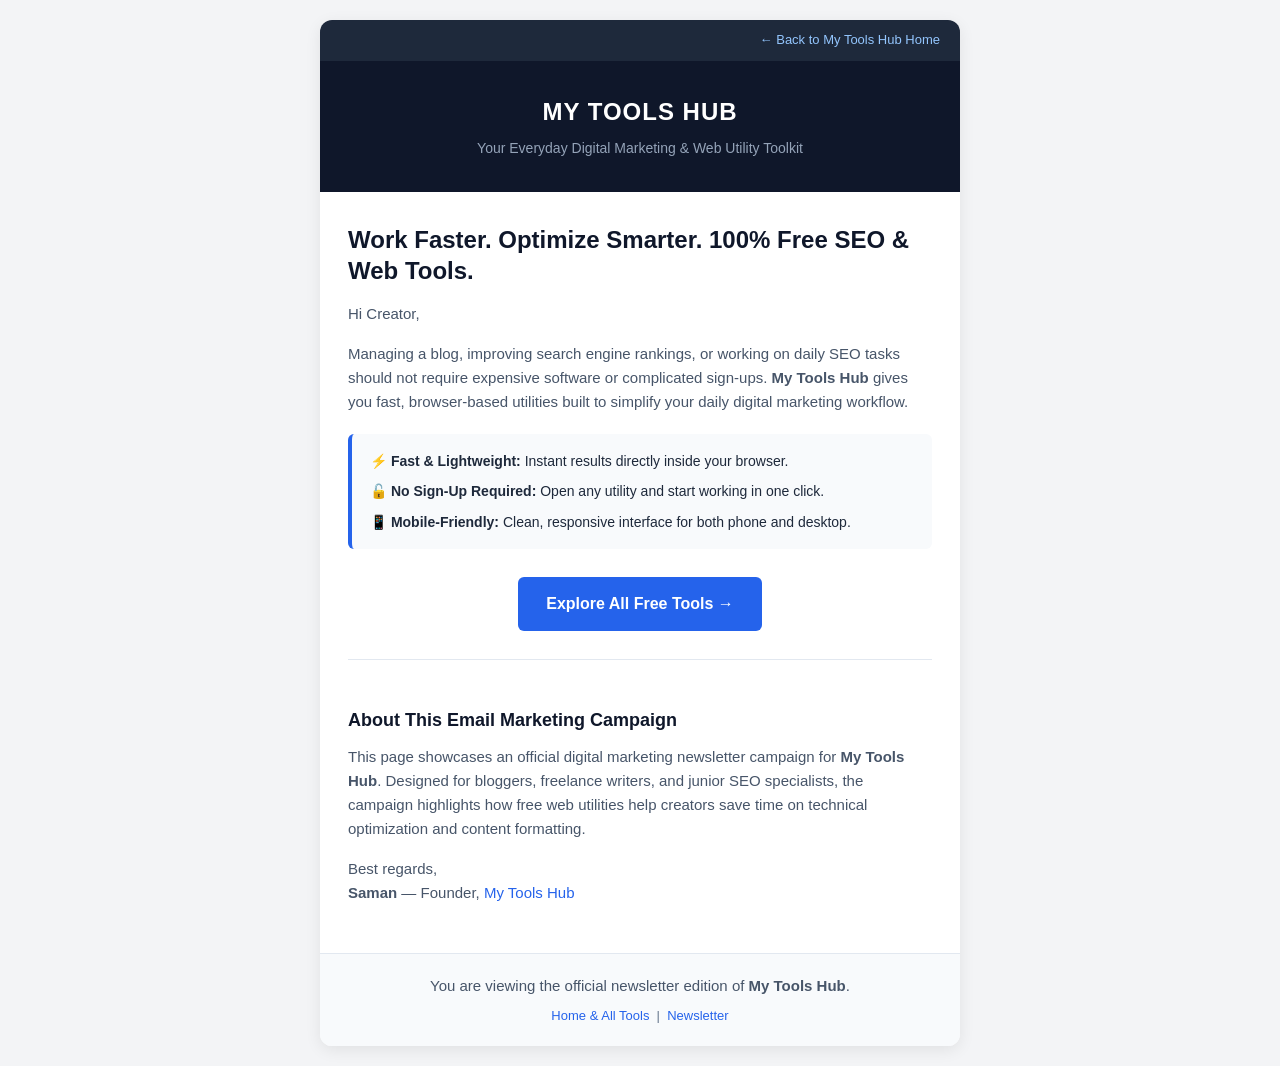
<file: newsletter.html>
<!DOCTYPE html>
<html lang="en">
<head>
  <meta charset="UTF-8" />
  <meta name="viewport" content="width=device-width, initial-scale=1.0" />
  
  <!-- Primary SEO Meta Tags -->
  <title>Email Marketing Campaign &amp; Free SEO Tools Newsletter | My Tools Hub</title>
  <meta name="description" content="Explore My Tools Hub's email marketing campaign featuring 100% free online SEO, content formatting, and digital marketing utility tools with zero sign-ups." />
  <meta name="keywords" content="My Tools Hub, free SEO tools, digital marketing email campaign, online web utilities, free content tools, email newsletter sample" />
  <meta name="author" content="Saman" />
  <meta name="robots" content="index, follow" />
  <link rel="canonical" href="https://saman9295.github.io/my-tools-hub/newsletter.html" />

  <!-- Open Graph / Social Sharing Tags -->
  <meta property="og:type" content="article" />
  <meta property="og:title" content="Email Marketing Campaign &amp; Free SEO Tools Newsletter | My Tools Hub" />
  <meta property="og:description" content="Work faster and optimize smarter with 100% free browser-based SEO and digital marketing tools on My Tools Hub." />
  <meta property="og:url" content="https://saman9295.github.io/my-tools-hub/newsletter.html" />
  <meta property="og:site_name" content="My Tools Hub" />

  <!-- Twitter Card Tags -->
  <meta name="twitter:card" content="summary" />
  <meta name="twitter:title" content="Free SEO &amp; Digital Marketing Tools Newsletter | My Tools Hub" />
  <meta name="twitter:description" content="Discover fast, lightweight online utilities built for bloggers, marketers, and web creators." />

  <!-- JSON-LD Structured Data (Article + WebPage Schema) -->
  <script type="application/ld+json">
  {
    "@context": "https://schema.org",
    "@type": "Article",
    "headline": "Email Marketing Campaign & Free SEO Tools Newsletter",
    "description": "A sample digital marketing email campaign and newsletter showcasing free online SEO and web utility tools from My Tools Hub.",
    "author": {
      "@type": "Person",
      "name": "Saman"
    },
    "publisher": {
      "@type": "Organization",
      "name": "My Tools Hub",
      "url": "https://saman9295.github.io/my-tools-hub/"
    },
    "mainEntityOfPage": {
      "@type": "WebPage",
      "@id": "https://saman9295.github.io/my-tools-hub/newsletter.html"
    },
    "datePublished": "2026-11-16",
    "dateModified": "2026-11-16"
  }
  </script>

  <style>
    * {
      box-sizing: border-box;
    }
    body {
      margin: 0;
      padding: 20px;
      background-color: #f3f4f6;
      font-family: -apple-system, BlinkMacSystemFont, "Segoe UI", Roboto, Arial, sans-serif;
      color: #1e293b;
      line-height: 1.6;
    }
    .container {
      max-width: 640px;
      margin: 0 auto;
      background: #ffffff;
      border-radius: 12px;
      overflow: hidden;
      box-shadow: 0 4px 16px rgba(0, 0, 0, 0.08);
    }
    .top-nav {
      background: #1e293b;
      padding: 10px 20px;
      font-size: 13px;
      text-align: right;
    }
    .top-nav a {
      color: #93c5fd;
      text-decoration: none;
      font-weight: 500;
    }
    header {
      background: #0f172a;
      padding: 32px 24px;
      text-align: center;
    }
    header .brand {
      margin: 0;
      color: #ffffff;
      font-size: 24px;
      font-weight: 700;
      letter-spacing: 1px;
    }
    header p {
      margin: 6px 0 0;
      color: #94a3b8;
      font-size: 14px;
    }
    main {
      padding: 32px 28px;
    }
    h1 {
      margin: 0 0 16px;
      font-size: 24px;
      color: #0f172a;
      line-height: 1.3;
    }
    h2 {
      margin: 26px 0 10px;
      font-size: 18px;
      color: #0f172a;
    }
    p {
      margin: 0 0 16px;
      font-size: 15px;
      color: #475569;
    }
    .highlights {
      background: #f8fafc;
      border-left: 4px solid #2563eb;
      padding: 16px 18px;
      margin: 20px 0 26px;
      border-radius: 6px;
    }
    .highlights p {
      margin: 0 0 8px;
      font-size: 14px;
      color: #1e293b;
    }
    .highlights p:last-child {
      margin-bottom: 0;
    }
    .cta-box {
      text-align: center;
      margin: 28px 0;
    }
    .cta-btn {
      background: #2563eb;
      color: #ffffff;
      text-decoration: none;
      padding: 14px 28px;
      border-radius: 6px;
      font-size: 16px;
      font-weight: 600;
      display: inline-block;
    }
    .seo-details {
      border-top: 1px solid #e2e8f0;
      margin-top: 28px;
      padding-top: 20px;
    }
    footer {
      background: #f8fafc;
      padding: 20px 24px;
      text-align: center;
      border-top: 1px solid #e2e8f0;
      font-size: 13px;
      color: #64748b;
    }
    footer a {
      color: #2563eb;
      text-decoration: none;
    }
  </style>
</head>
<body>
  <div class="container">
    <!-- Top Internal Navigation -->
    <nav class="top-nav" aria-label="Breadcrumb">
      <a href="https://saman9295.github.io/my-tools-hub/">← Back to My Tools Hub Home</a>
    </nav>

    <!-- Brand Header -->
    <header>
      <div class="brand">MY TOOLS HUB</div>
      <p>Your Everyday Digital Marketing &amp; Web Utility Toolkit</p>
    </header>

    <!-- Main Content -->
    <main>
      <article>
        <h1>Work Faster. Optimize Smarter. 100% Free SEO &amp; Web Tools.</h1>
        
        <p>Hi Creator,</p>
        <p>
          Managing a blog, improving search engine rankings, or working on daily SEO tasks should not require expensive software or complicated sign-ups. <strong>My Tools Hub</strong> gives you fast, browser-based utilities built to simplify your daily digital marketing workflow.
        </p>

        <section class="highlights" aria-label="Key Platform Benefits">
          <p>⚡ <strong>Fast &amp; Lightweight:</strong> Instant results directly inside your browser.</p>
          <p>🔓 <strong>No Sign-Up Required:</strong> Open any utility and start working in one click.</p>
          <p>📱 <strong>Mobile-Friendly:</strong> Clean, responsive interface for both phone and desktop.</p>
        </section>

        <div class="cta-box">
          <a href="https://saman9295.github.io/my-tools-hub/" class="cta-btn">
            Explore All Free Tools →
          </a>
        </div>

        <!-- SEO Context Section (Helps Google Rank the Page) -->
        <section class="seo-details">
          <h2>About This Email Marketing Campaign</h2>
          <p>
            This page showcases an official digital marketing newsletter campaign for <strong>My Tools Hub</strong>. Designed for bloggers, freelance writers, and junior SEO specialists, the campaign highlights how free web utilities help creators save time on technical optimization and content formatting.
          </p>
        </section>

        <p>
          Best regards,<br />
          <strong>Saman</strong> — Founder, <a href="https://saman9295.github.io/my-tools-hub/" style="color:#2563eb; text-decoration:none;">My Tools Hub</a>
        </p>
      </article>
    </main>

    <!-- Footer -->
    <footer>
      <p style="margin:0 0 8px;">You are viewing the official newsletter edition of <strong>My Tools Hub</strong>.</p>
      <a href="https://saman9295.github.io/my-tools-hub/">Home &amp; All Tools</a> &nbsp;|&nbsp;
      <a href="https://saman9295.github.io/my-tools-hub/newsletter.html">Newsletter</a>
    </footer>
  </div>
</body>
</html>
</file>
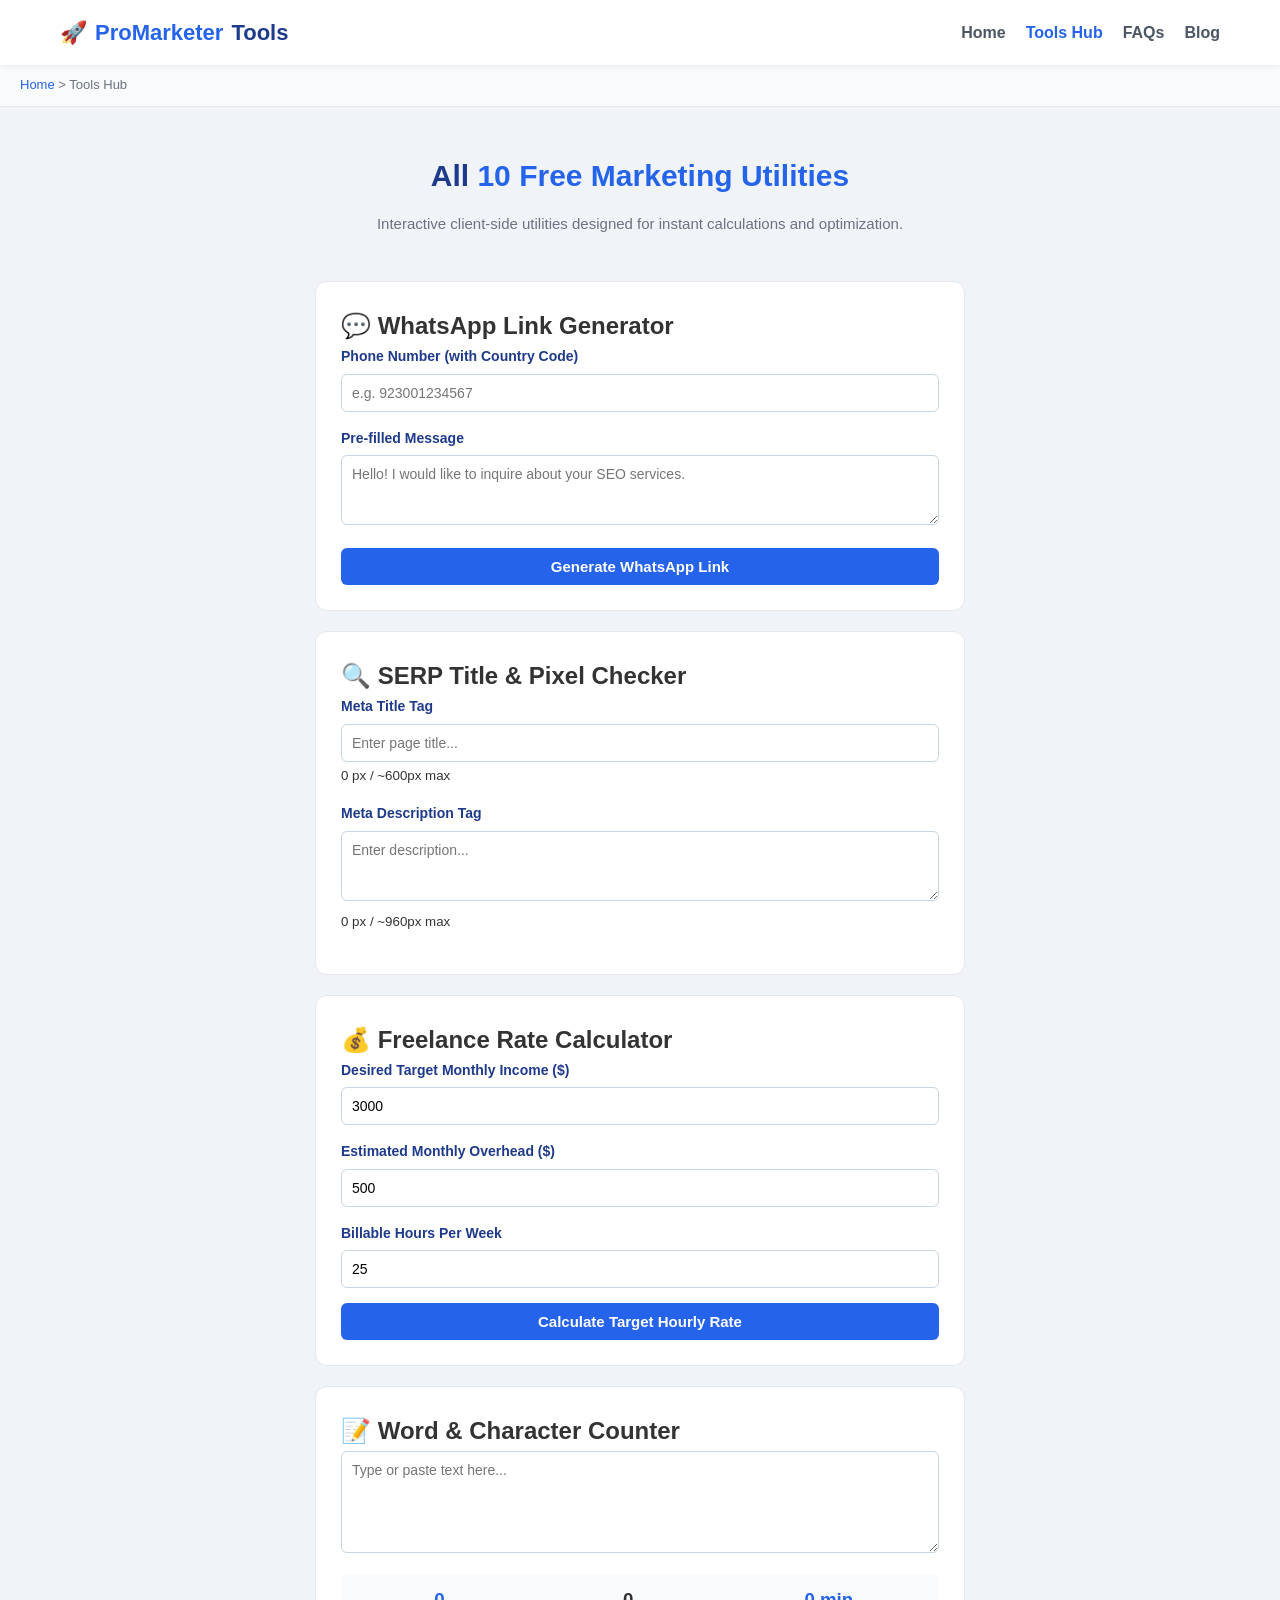
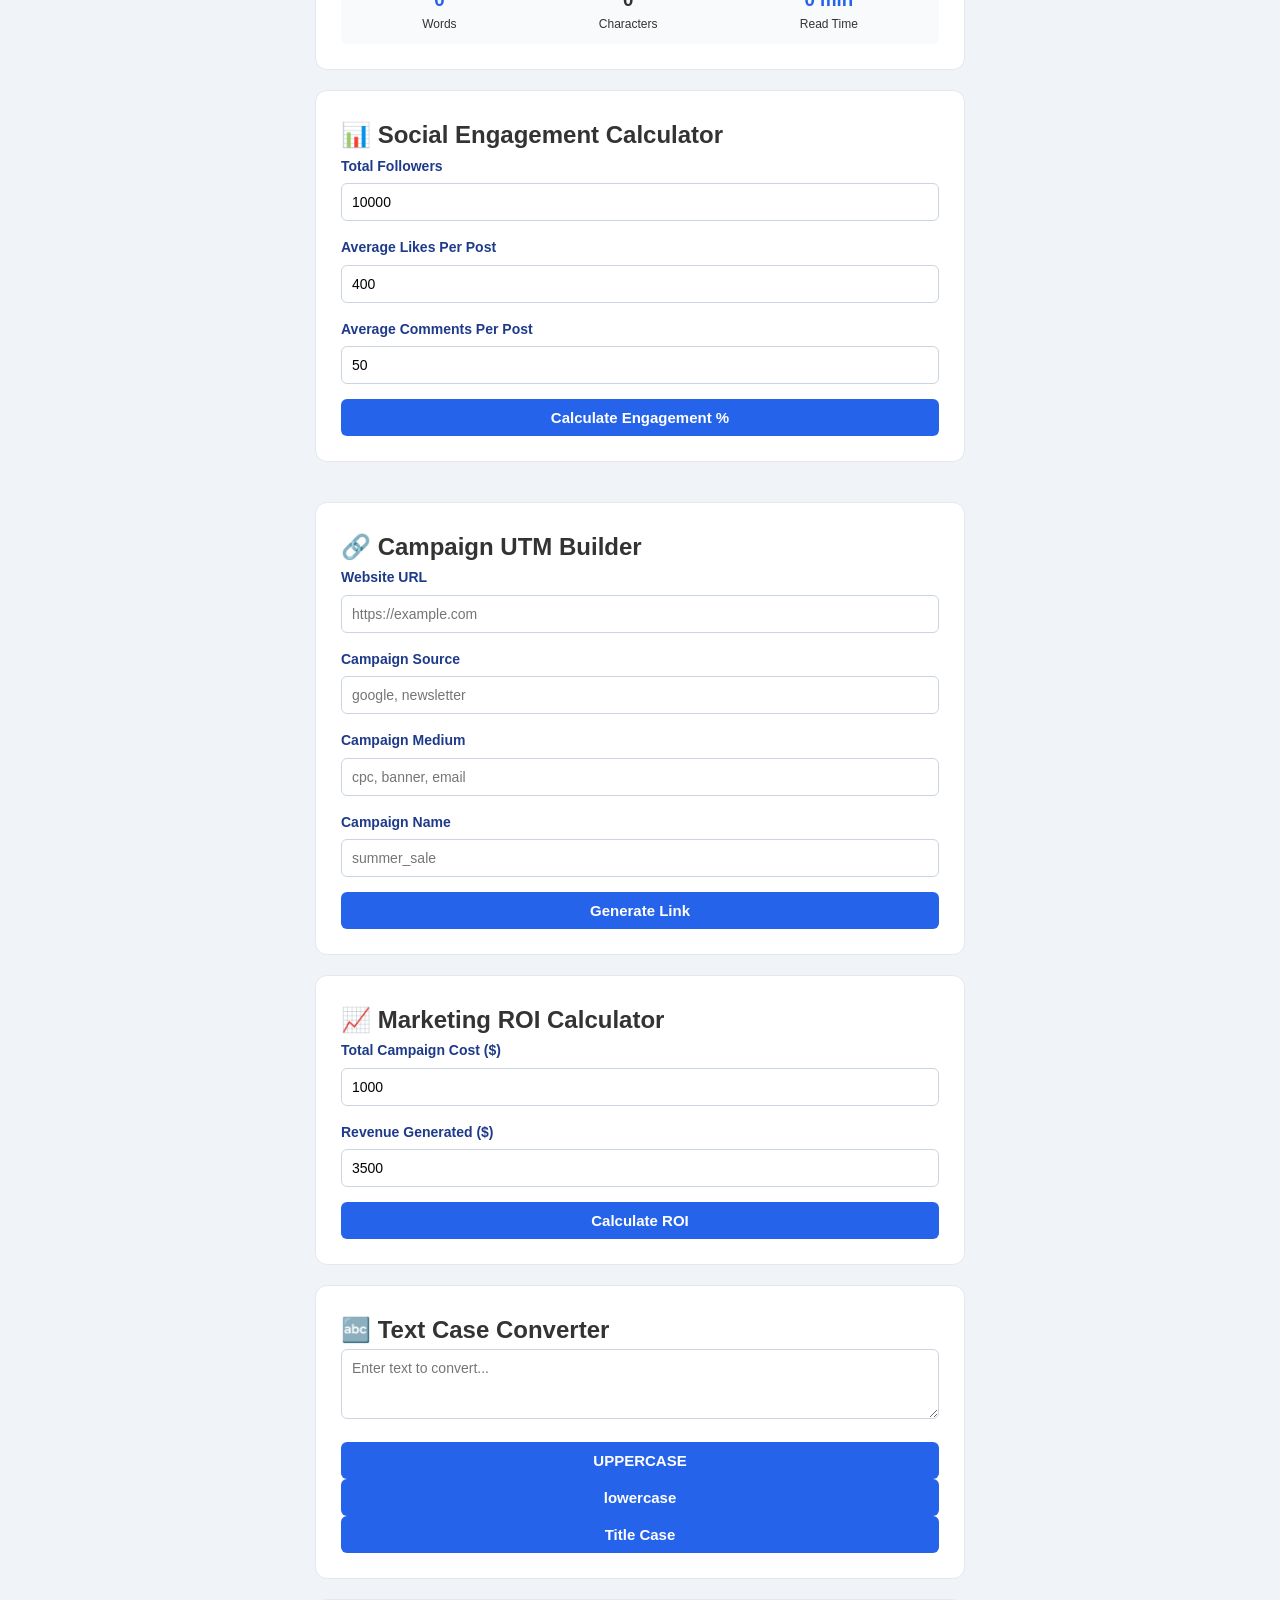
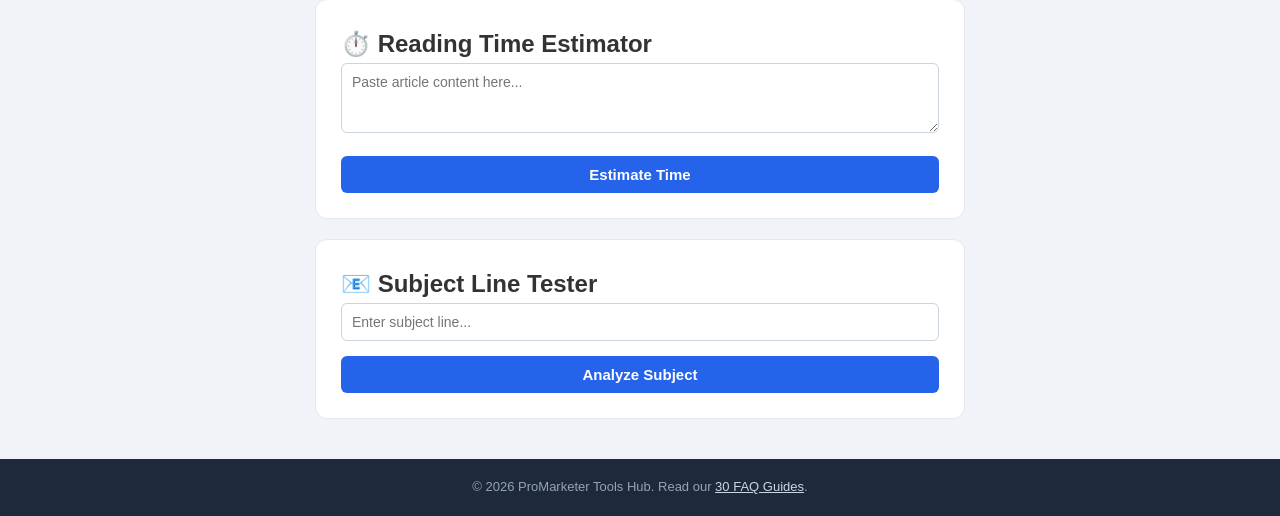
<file: services.html>
<!DOCTYPE html>
<html lang="en">
<head>
      <!-- Google tag (gtag.js) --> <script async src="https://www.googletagmanager.com/gtag/js?id=G-ZNXLZWR3DQ"></script> <script> window.dataLayer = window.dataLayer || []; function gtag(){dataLayer.push(arguments);} gtag('js', new Date()); gtag('config', 'G-ZNXLZWR3DQ'); </script>
    <meta charset="UTF-8">
    <meta name="viewport" content="width=device-width, initial-scale=1.0">
    <title>All 10 Free Digital Marketing Tools - ProMarketer Hub</title>
   <meta name="description" content="Explore our complete suite of free browser-based marketing utilities, calculators, and generators designed for copywriters, marketers, and creators."> 
   <link rel="stylesheet" href="style.css">
    <!-- Favicon -->
<link rel="icon" href="data:image/svg+xml,<svg xmlns='http://www.w3.org/2000/svg' viewBox='0 0 100 100'><text y='.9em' font-size='90'>🚀</text></svg>">
    <!-- Open Graph / Facebook / WhatsApp -->
<meta property="og:type" content="website">
<meta property="og:title" content="All 10 Free Digital Marketing Tools - ProMarketer Hub">
<meta property="og:description" content="Explore our full suite of free marketing calculators, SEO checkers, and generators.">
<meta property="og:url" content="https://saman9295.github.io/my-tools-hub/services.html">

<!-- Twitter -->
<meta name="twitter:card" content="summary_large_image">
<meta name="twitter:title" content="All 10 Free Digital Marketing Tools - ProMarketer Hub">
<meta name="twitter:description" content="Explore our full suite of free marketing calculators, SEO checkers, and generators.">
    <link rel="canonical" href="https://saman9295.github.io/my-tools-hub/services.html">
    <script type="application/ld+json">
{
  "@context": "https://schema.org",
  "@type": "BreadcrumbList",
  "itemListElement": [{
    "@type": "ListItem",
    "position": 1,
    "name": "Home",
    "item": "https://saman9295.github.io/my-tools-hub/"
  },{
    "@type": "ListItem",
    "position": 2,
    "name": "Tools Hub",
    "item": "https://saman9295.github.io/my-tools-hub/services.html"
  }]
}
</script>
    <script type="application/ld+json">
{
  "@context": "https://schema.org",
  "@type": "ItemList",
  "name": "Digital Marketing & SEO Tools Hub",
  "itemListElement": [
    {
      "@type": "ListItem",
      "position": 1,
      "name": "WhatsApp Link Generator"
    },
    {
      "@type": "ListItem",
      "position": 2,
      "name": "SERP Title & Pixel Checker"
    },
    {
      "@type": "ListItem",
      "position": 3,
      "name": "Freelance Rate Calculator"
    }
  ]
}
</script>
</head>
<body>

    <header>
        <div class="nav-container">
            <a href="index.html" class="logo">🚀 <span>ProMarketer</span> Tools</a>
            <ul class="nav-links">
                <li><a href="index.html">Home</a></li>
                <li><a href="services.html" class="active">Tools Hub</a></li>
                <li><a href="faqs.html">FAQs</a></li>
                <li><a href="blogs.html">Blog</a></li>
            </ul>
        </div>
    </header>
<div style="background:#f8fafc; padding: 10px 20px; font-size: 13px; color: #6b7280; border-bottom: 1px solid #e5e7eb;">
    <a href="index.html" style="color:#2563eb; text-decoration:none;">Home</a> &gt; <span>Tools Hub</span>
</div>
    <section class="hero">
        <h1>All <span>10 Free Marketing Utilities</span></h1>
        <p>Interactive client-side utilities designed for instant calculations and optimization.</p>
    </section>

    <div class="container">
        <!-- Interactive Tool Workspaces -->
        <div id="whatsapp-tool" class="tool-box">
            <h2>💬 WhatsApp Link Generator</h2>
            <div class="form-group">
                <label>Phone Number (with Country Code)</label>
                <input type="text" id="wa-phone" placeholder="e.g. 923001234567">
            </div>
            <div class="form-group">
                <label>Pre-filled Message</label>
                <textarea id="wa-msg" rows="3" placeholder="Hello! I would like to inquire about your SEO services."></textarea>
            </div>
            <button class="action-btn" onclick="runWhatsApp()">Generate WhatsApp Link</button>
            <div class="result-box" id="wa-res" style="display:none;">
                <p id="wa-url" style="color:#2563eb; font-weight:bold;"></p>
            </div>
        </div>

        <div id="serp-tool" class="tool-box">
            <h2>🔍 SERP Title & Pixel Checker</h2>
            <div class="form-group">
                <label>Meta Title Tag</label>
                <input type="text" id="serp-title-input" oninput="runSERP()" placeholder="Enter page title...">
                <small id="serp-title-count">0 px / ~600px max</small>
            </div>
            <div class="form-group">
                <label>Meta Description Tag</label>
                <textarea id="serp-desc-input" rows="3" oninput="runSERP()" placeholder="Enter description..."></textarea>
                <small id="serp-desc-count">0 px / ~960px max</small>
            </div>
        </div>

        <div id="freelance-tool" class="tool-box">
            <h2>💰 Freelance Rate Calculator</h2>
            <div class="form-group"><label>Desired Target Monthly Income ($)</label><input type="number" id="fr-income" value="3000"></div>
            <div class="form-group"><label>Estimated Monthly Overhead ($)</label><input type="number" id="fr-expenses" value="500"></div>
            <div class="form-group"><label>Billable Hours Per Week</label><input type="number" id="fr-hours" value="25"></div>
            <button class="action-btn" onclick="runFreelance()">Calculate Target Hourly Rate</button>
            <div class="result-box" id="fr-res" style="display:none;"><h3 id="fr-out" style="color:#1e3a8a;"></h3></div>
        </div>

        <div id="counter-tool" class="tool-box">
            <h2>📝 Word & Character Counter</h2>
            <div class="form-group">
                <textarea id="counter-text" rows="5" oninput="runCounter()" placeholder="Type or paste text here..."></textarea>
            </div>
            <div style="display:flex; justify-content:space-around; text-align:center; background:#f8fafc; padding:10px; border-radius:6px;">
                <div><h3 id="cnt-words" style="color:#2563eb;">0</h3><p style="font-size:12px;">Words</p></div>
                <div><h3 id="cnt-chars" #ff6aa9style="color:#2563eb;">0</h3><p style="font-size:12px;">Characters</p></div>
                <div><h3 id="cnt-time" style="color:#2563eb;">0 min</h3><p style="font-size:12px;">Read Time</p></div>
            </div>
        </div>

        <div id="engagement-tool" class="tool-box">
            <h2>📊 Social Engagement Calculator</h2>
            <div class="form-group"><label>Total Followers</label><input type="number" id="eg-followers" value="10000"></div>
            <div class="form-group"><label>Average Likes Per Post</label><input type="number" id="eg-likes" value="400"></div>
            <div class="form-group"><label>Average Comments Per Post</label><input type="number" id="eg-comments" value="50"></div>
            <button class="action-btn" onclick="runEngagement()">Calculate Engagement %</button>
            <div class="result-box" id="eg-res" style="display:none;"><h3 id="eg-out" style="color:#1e3a8a;"></h3></div>
        </div>
    </div>
    <!-- Tool 6: Campaign UTM Builder -->
        <div id="utm-tool" class="tool-box">
            <h2>🔗 Campaign UTM Builder</h2>
            <div class="form-group"><label>Website URL</label><input type="text" id="utmUrl" placeholder="https://example.com"></div>
            <div class="form-group"><label>Campaign Source</label><input type="text" id="utmSource" placeholder="google, newsletter"></div>
            <div class="form-group"><label>Campaign Medium</label><input type="text" id="utmMedium" placeholder="cpc, banner, email"></div>
            <div class="form-group"><label>Campaign Name</label><input type="text" id="utmName" placeholder="summer_sale"></div>
            <button class="action-btn" onclick="generateUTM()">Generate Link</button>
            <div class="result-box" id="utmResult" style="display:none;"><h3 id="utmOut" style="color:#1e3a8a;"></h3></div>
        </div>

        <!-- Tool 7: Marketing ROI Calculator -->
        <div id="roi-tool" class="tool-box">
            <h2>📈 Marketing ROI Calculator</h2>
            <div class="form-group"><label>Total Campaign Cost ($)</label><input type="number" id="roiCost" value="1000"></div>
            <div class="form-group"><label>Revenue Generated ($)</label><input type="number" id="roiRevenue" value="3500"></div>
            <button class="action-btn" onclick="calculateROI()">Calculate ROI</button>
            <div class="result-box" id="roiResult" style="display:none;"><h3 id="roiOut" style="color:#1e3a8a;"></h3></div>
        </div>

        <!-- Tool 8: Text Case Converter -->
        <div id="case-tool" class="tool-box">
            <h2>🔤 Text Case Converter</h2>
            <div class="form-group"><textarea id="caseInput" rows="3" placeholder="Enter text to convert..."></textarea></div>
            <button class="action-btn" onclick="convertCase('upper')">UPPERCASE</button>
            <button class="action-btn" onclick="convertCase('lower')">lowercase</button>
            <button class="action-btn" onclick="convertCase('title')">Title Case</button>
        </div>

        <!-- Tool 9: Reading Time Estimator -->
        <div id="readtime-tool" class="tool-box">
            <h2>⏱️ Reading Time Estimator</h2>
            <div class="form-group"><textarea id="readTimeInput" rows="3" placeholder="Paste article content here..."></textarea></div>
            <button class="action-btn" onclick="calcReadTime()">Estimate Time</button>
            <div class="result-box" id="readTimeResult" style="display:none;"><h3 id="readTimeOut" style="color:#1e3a8a;"></h3></div>
        </div>

        <!-- Tool 10: Email Subject Line Tester -->
        <div id="subject-tool" class="tool-box">
            <h2>📧 Subject Line Tester</h2>
            <div class="form-group"><input type="text" id="subjectInput" placeholder="Enter subject line..."></div>
            <button class="action-btn" onclick="testSubject()">Analyze Subject</button>
            <div class="result-box" id="subjectResult" style="display:none;"><h3 id="subjectOut" style="color:#1e3a8a;"></h3></div>
        </div>

    <footer>
        <p>&copy; 2026 ProMarketer Tools Hub. Read our <a href="faqs.html" style="color:#cbd5e1;">30 FAQ Guides</a>.</p>
    </footer>

    <script src="script.js"></script>
</body>
</html>
</file>
<file: style.css>
* {
    margin: 0;
    padding: 0;
    box-sizing: border-box;
    font-family: 'Segoe UI', Tahoma, Geneva, Verdana, sans-serif;
}

body {
    background-color: #f0f4f8;
    color: #333;
    line-height: 1.6;
    width: 100% !important;
    max-width: 100% !important;
    overflow-x: hidden !important;
    margin: 0 !important;
    padding: 0 !important;
}

/* Header & Navigation */
header {
    background: #ffffff;
    box-shadow: 0 2px 5px rgba(0,0,0,0.05);
    position: sticky;
    top: 0;
    z-index: 100;
}

.nav-container {
    max-width: 1200px;
    margin: 0 auto;
    padding: 15px 20px;
    display: flex;
    justify-content: space-between;
    align-items: center;
}

.logo {
    font-size: 22px;
    font-weight: bold;
    color: #1e3a8a;
    text-decoration: none;
    display: flex;
    align-items: center;
    gap: 8px;
}

.logo span {
    color: #2563eb;
}

.nav-links {
    display: flex;
    gap: 20px;
    list-style: none;
}

.nav-links a {
    text-decoration: none;
    color: #4b5563;
    font-weight: 600;
    transition: color 0.3s;
}

.nav-links a:hover, .nav-links a.active {
    color: #2563eb;
}

/* Hero Section */
.hero {
    text-align: center;
    padding: 45px 20px 25px;
    max-width: 850px;
    margin: 0 auto;
}

.hero h1 {
    font-size: 30px;
    color: #1e3a8a;
    margin-bottom: 12px;
}

.hero h1 span {
    color: #2563eb;
}

.hero p {
    color: #6b7280;
    font-size: 15px;
}

/* Tools Grid Layout (FCConvert Style) */
.container {
    max-width: 1200px;
    margin: 0 auto 40px;
    padding: 0 20px;
}

.tools-grid {
    display: grid;
    grid-template-columns: repeat(auto-fit, minmax(300px, 1fr));
    gap: 20px;
}

.tool-card {
    background: #ffffff;
    border-radius: 12px;
    padding: 22px;
    text-align: center;
    box-shadow: 0 4px 6px rgba(0, 0, 0, 0.02), 0 1px 3px rgba(0, 0, 0, 0.05);
    border: 1px solid #e5e7eb;
    transition: transform 0.2s ease, box-shadow 0.2s ease;
    display: flex;
    flex-direction: column;
    justify-content: space-between;
}

.tool-card:hover {
    transform: translateY(-4px);
    box-shadow: 0 8px 12px rgba(0, 0, 0, 0.05);
    border-color: #cbd5e1;
}

.tool-icon {
    font-size: 32px;
    margin-bottom: 12px;
}

.tool-card h3 {
    font-size: 17px;
    color: #1f2937;
    margin-bottom: 8px;
}

.tool-card p {
    font-size: 13px;
    color: #6b7280;
    margin-bottom: 15px;
}

.use-tool-btn {
    display: inline-block;
    background: #ffffff;
    color: #2563eb;
    border: 1px solid #2563eb;
    padding: 6px 16px;
    border-radius: 6px;
    font-weight: 600;
    font-size: 13px;
    text-decoration: none;
    cursor: pointer;
    transition: all 0.2s;
}

.use-tool-btn:hover {
    background: #2563eb;
    color: #ffffff;
}

/* Workspace Panels */
.tool-box {
    background: #fff;
    padding: 25px;
    border-radius: 12px;
    border: 1px solid #e5e7eb;
    max-width: 650px;
    margin: 20px auto;
}

.form-group {
    margin-bottom: 15px;
    text-align: left;
}

.form-group label {
    display: block;
    font-weight: bold;
    margin-bottom: 6px;
    color: #1e3a8a;
    font-size: 14px;
}

.form-group input, .form-group textarea {
    width: 100%;
    padding: 10px;
    border: 1px solid #cbd5e1;
    border-radius: 6px;
    font-size: 14px;
}

.action-btn {
    width: 100%;
    background: #2563eb;
    color: #fff;
    border: none;
    padding: 10px;
    font-size: 15px;
    font-weight: bold;
    border-radius: 6px;
    cursor: pointer;
}

.action-btn:hover {
    background: #1d4ed8;
}

.result-box {
    margin-top: 15px;
    background: #f8fafc;
    padding: 12px;
    border-radius: 6px;
    border: 1px dashed #2563eb;
    word-break: break-all;
    text-align: left;
}

/* FAQs Accordion */
.faq-item {
    background: #fff;
    margin-bottom: 12px;
    border-radius: 8px;
    padding: 14px 18px;
    border: 1px solid #e5e7eb;
    cursor: pointer;
    text-align: left;
}

.faq-question {
    font-weight: bold;
    color: #1e3a8a;
    font-size: 15px;
    display: flex;
    justify-content: space-between;
}

.faq-answer {
    display: none;
    margin-top: 8px;
    color: #4b5563;
    font-size: 13.5px;
}

.faq-item.active .faq-answer {
    display: block;
}

/* Blog Cards */
.blog-post {
    background: #fff;
    border-radius: 10px;
    padding: 22px;
    margin-bottom: 20px;
    border: 1px solid #e5e7eb;
    text-align: left;
}

.blog-post h2 {
    color: #1e3a8a;
    font-size: 18px;
    margin-bottom: 6px;
}

.blog-post .meta {
    font-size: 12px;
    color: #d97706;
    margin-bottom: 8px;
    font-weight: 600;
}

.blog-post p {
    color: #4b5563;
    font-size: 13.5px;
    margin-bottom: 12px;
}

/* Footer */
footer {
    background: #1e293b;
    color: #94a3b8;
    text-align: center;
    padding: 18px;
    font-size: 13px;
    margin-top: 40px;
}
/* Mobile Responsiveness Fix */
@media (max-width: 768px) {
    header {
        padding: 10px !important;
        width: 100% !important;
    }

    .nav-container {
        flex-direction: column !important;
        align-items: center !important;
        text-align: center !important;
        padding: 10px !important;
        width: 100% !important;
    }

    .logo {
        font-size: 18px !important;
        word-break: break-word !important;
        text-align: center !important;
    }

    nav {
        display: flex !important;
        flex-wrap: wrap !important;
        justify-content: center !important;
        gap: 8px !important;
        margin-top: 10px !important;
        width: 100% !important;
    }

    nav a {
        font-size: 13px !important;
        padding: 4px 8px !important;
    }

    .hero, .container, main, section, .tool-card {
        width: 100% !important;
        max-width: 100% !important;
        padding: 15px !important;
    }
}
/* Decorative Hover Effects for Cards & Buttons */

/* Card Hover Animation */
.tool-card, .blog-post, .tool-box {
    transition: transform 0.3s ease, box-shadow 0.3s ease !important;
}

.tool-card:hover, .blog-post:hover, .tool-box:hover {
    transform: translateY(-5px) !important;
    box-shadow: 0 10px 20px rgba(30, 58, 138, 0.12) !important;
}

/* Button Hover Effects */
.btn, .action-btn, .use-tool-btn {
    transition: all 0.3s ease !important;
    cursor: pointer !important;
}

.btn:hover, .action-btn:hover, .use-tool-btn:hover {
    background-color: #1d4ed8 !important; /* Slightly darker blue */
    box-shadow: 0 4px 12px rgba(37, 99, 235, 0.3) !important;
    transform: translateY(-2px) !important;
}

.btn:active, .action-btn:active, .use-tool-btn:active {
    transform: translateY(0) !important;
    box-shadow: none !important;
}

/* Input Focus Effects */
input[type="text"], input[type="number"], textarea {
    transition: border-color 0.3s ease, box-shadow 0.3s ease !important;
}

input[type="text"]:focus, input[type="number"]:focus, textarea:focus {
    border-color: #2563eb !important;
    box-shadow: 0 0 0 3px rgba(37, 99, 235, 0.2) !important;
    outline: none !important;
}
</file>
